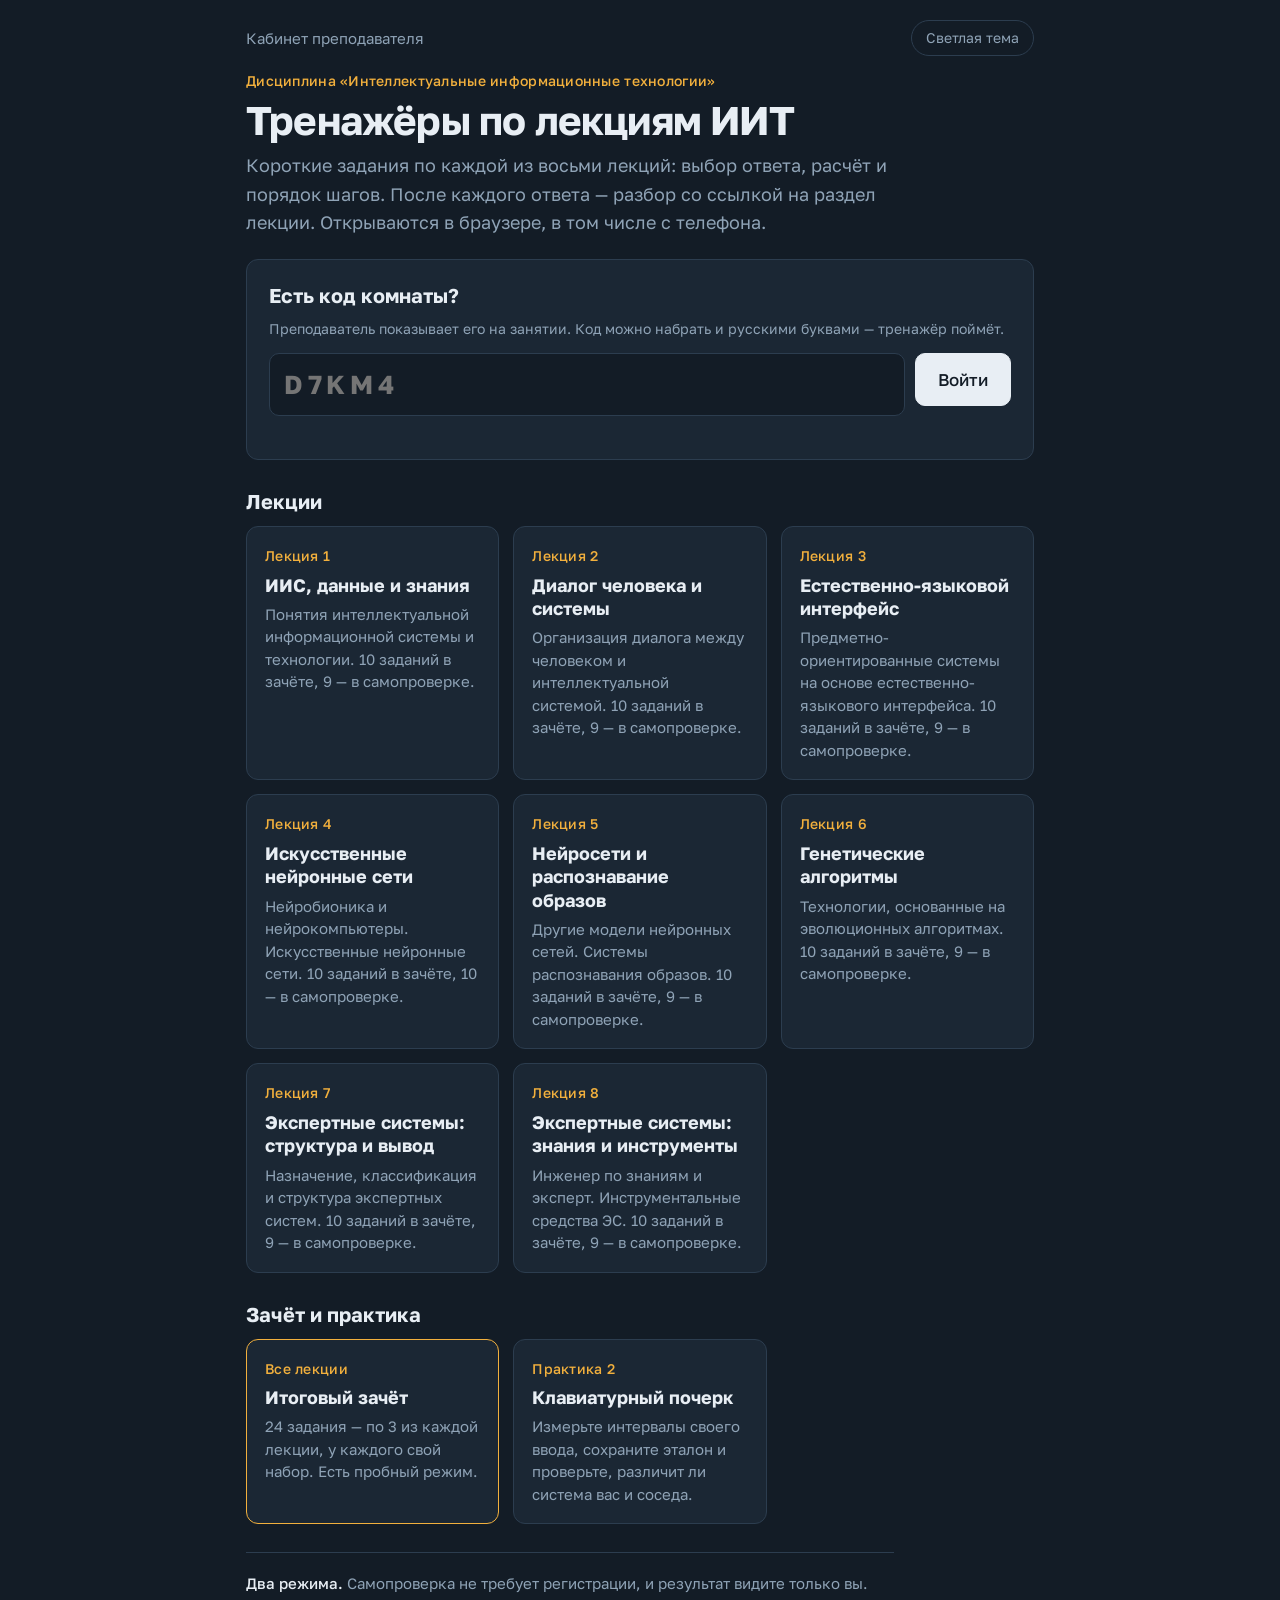
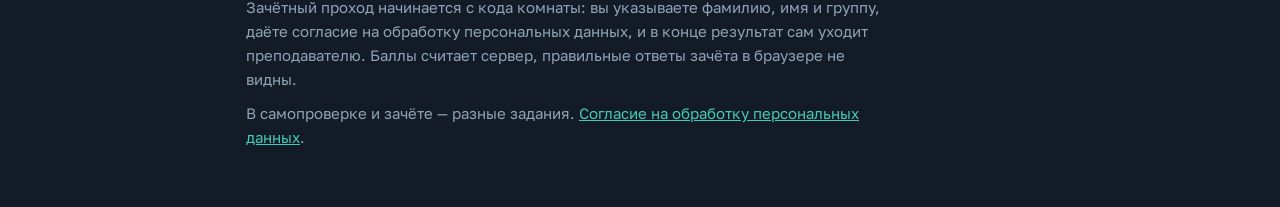
<file: index.html>
<!DOCTYPE html>
<html lang="ru">
<head>
<meta charset="utf-8">
<meta name="viewport" content="width=device-width, initial-scale=1">
<title>Тренажёры ИИТ</title>
<link rel="preconnect" href="https://fonts.googleapis.com">
<link rel="preconnect" href="https://fonts.gstatic.com" crossorigin>
<link href="https://fonts.googleapis.com/css2?family=Golos+Text:wght@400;500;600;700&display=swap" rel="stylesheet">
<link rel="stylesheet" href="iit.css?v=20261115c">
<style>
  .join{display:flex;gap:10px;flex-wrap:wrap;align-items:flex-start}
  .join .field{flex:1 1 220px;margin:0}
  .join .btn{flex:none}
  section{margin-top:28px}
</style>
</head>
<body>
<div class="wrap narrow">
  <div class="topbar"><a href="teacher.html">Кабинет преподавателя</a><button class="theme-btn" type="button">Светлая тема</button></div>
  <header>
    <p class="kicker">Дисциплина «Интеллектуальные информационные технологии»</p>
    <h1>Тренажёры по лекциям ИИТ</h1>
    <p class="sub">Короткие задания по каждой из восьми лекций: выбор ответа, расчёт и порядок шагов. После каждого ответа — разбор со ссылкой на раздел лекции. Открываются в браузере, в том числе с телефона.</p>
  </header>

  <div class="card">
    <h2>Есть код комнаты?</h2>
    <p class="hint" style="margin:0 0 12px">Преподаватель показывает его на занятии. Код можно набрать и русскими буквами — тренажёр поймёт.</p>
    <div class="join">
      <label class="field"><span class="hidden">Код комнаты</span>
        <input class="code" id="code" maxlength="9" autocomplete="off" autocapitalize="characters" spellcheck="false" placeholder="D7KM4" aria-label="Код комнаты"></label>
      <button class="btn" id="go" type="button">Войти</button>
    </div>
    <p class="err" id="err" role="alert"></p>
  </div>

  <section>
    <h2>Лекции</h2>
    <div class="list" id="lectures"></div>
  </section>

  <section>
    <h2>Зачёт и практика</h2>
    <div class="list">
      <a class="item accent" href="trainer.html?t=Z"><p class="kicker">Все лекции</p><b>Итоговый зачёт</b>
        <span>24 задания — по 3 из каждой лекции, у каждого свой набор. Есть пробный режим.</span></a>
      <a class="item" href="klaviaturnyi_pocherk.html"><p class="kicker">Практика 2</p><b>Клавиатурный почерк</b>
        <span>Измерьте интервалы своего ввода, сохраните эталон и проверьте, различит ли система вас и соседа.</span></a>
    </div>
  </section>

  <footer>
    <p><b>Два режима.</b> Самопроверка не требует регистрации, и результат видите только вы. Зачётный проход начинается с кода комнаты: вы указываете фамилию, имя и группу, даёте согласие на обработку персональных данных, и в конце результат сам уходит преподавателю. Баллы считает сервер, правильные ответы зачёта в браузере не видны.</p>
    <p>В самопроверке и зачёте — разные задания. <a href="consent.html">Согласие на обработку персональных данных</a>.</p>
  </footer>
</div>
<script>document.write('<script src="config.js?t=' + Date.now() + '"><\/script>');</script>
<script src="iit.js?v=20261115c"></script>
<script src="iit-data.js?v=20261115c"></script>
<script>
(function () {
  'use strict';
  const K = window.Kurs, esc = K.esc;
  K.initTheme();
  document.getElementById('lectures').innerHTML = K.LECTURES.map(l =>
    '<a class="item" href="' + K.trainerUrl(l.letter) + '"><p class="kicker">Лекция ' + l.n + '</p><b>' + esc(l.title) + '</b>' +
    '<span>' + esc(l.full) + '. ' + K.EXAM_COUNT + ' заданий в зачёте, ' + K.Q[l.n].self.length + ' — в самопроверке.</span></a>').join('');

  const input = document.getElementById('code'), err = document.getElementById('err');
  function go() {
    const r = K.parseRoom(input.value);
    if (!r.ok) { err.textContent = r.msg; input.focus(); return; }
    const u = new URL(K.trainerUrl(r.letter, r.code), location.href);
    if (document.documentElement.dataset.theme === 'light') u.searchParams.set('theme', 'light');
    location.href = u.toString();
  }
  document.getElementById('go').addEventListener('click', go);
  input.addEventListener('keydown', e => { if (e.key === 'Enter') go(); });
  input.addEventListener('input', () => { err.textContent = ''; });
})();
</script>
</body>
</html>
</file>
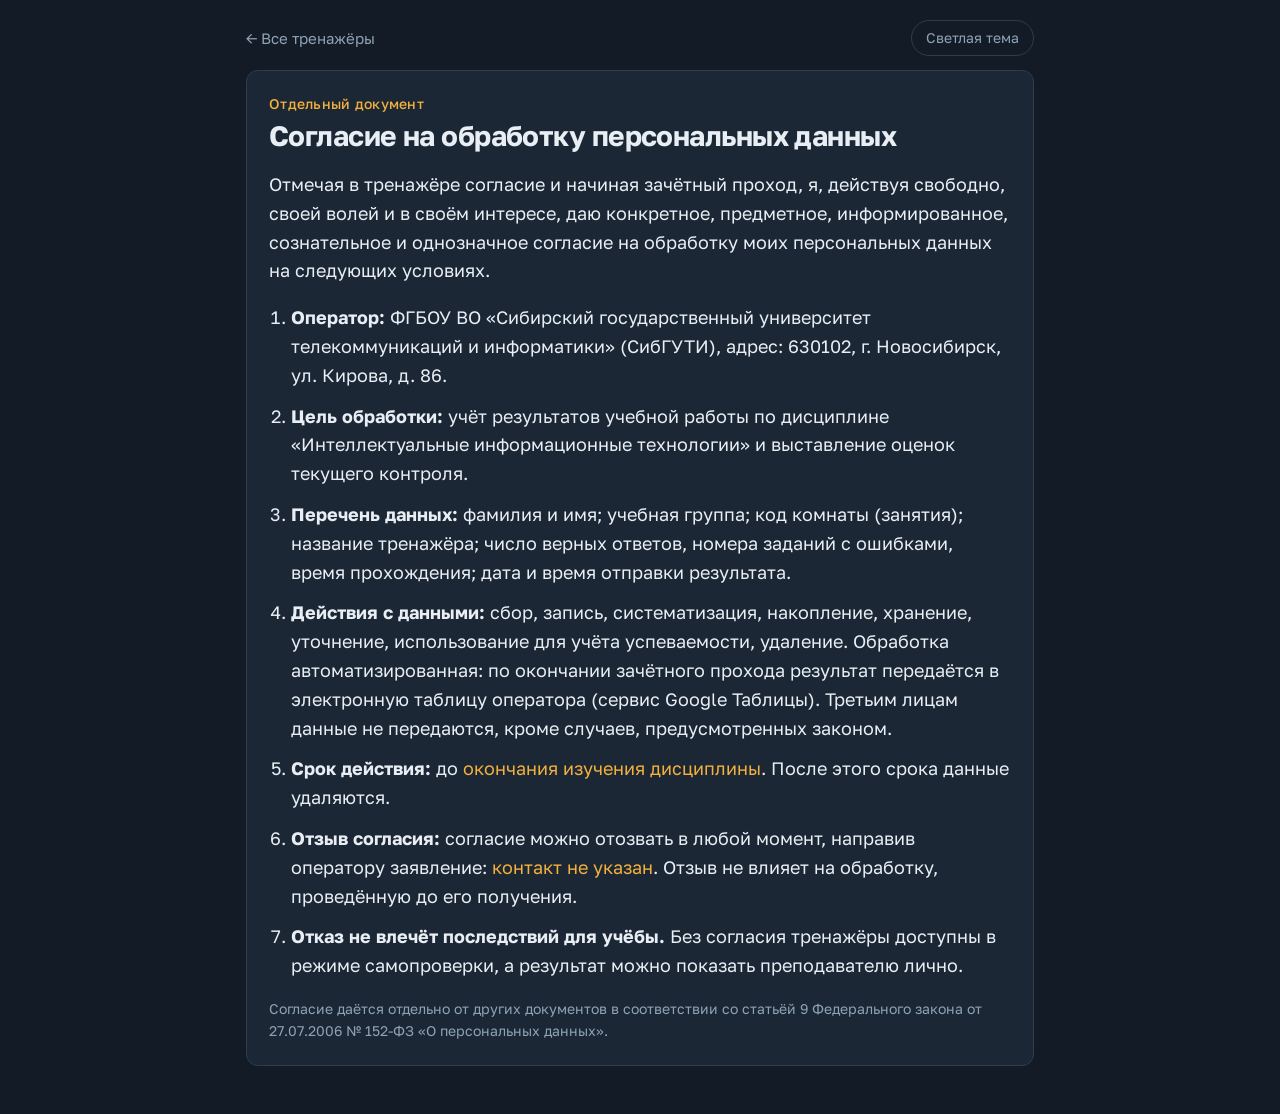
<file: consent.html>
<!DOCTYPE html>
<html lang="ru">
<head>
<meta charset="utf-8">
<meta name="viewport" content="width=device-width, initial-scale=1">
<title>Согласие на обработку данных</title>
<link rel="preconnect" href="https://fonts.googleapis.com">
<link rel="preconnect" href="https://fonts.gstatic.com" crossorigin>
<link href="https://fonts.googleapis.com/css2?family=Golos+Text:wght@400;500;600;700&display=swap" rel="stylesheet">
<link rel="stylesheet" href="iit.css?v=20261115c">
<style>
  .doc{max-width:72ch}
  .doc ol{padding-left:22px}
  .doc li{margin-bottom:12px}
  .warn{border:1px solid var(--no);background:var(--no-bg);border-radius:10px;padding:12px 16px;margin:0 0 18px;font-size:15px}
  .fill{color:var(--amber)}
</style>
</head>
<body>
<div class="wrap narrow">
  <div class="topbar"><a href="index.html">← Все тренажёры</a><button class="theme-btn" type="button">Светлая тема</button></div>
  <div class="card doc">
    <p class="warn hidden" id="warn">Оператор персональных данных не указан. Преподавателю: заполните раздел <code>operator</code> в файле <code>config.js</code>, текст согласуйте с вузом.</p>
    <p class="kicker">Отдельный документ</p>
    <h1 style="font-size:28px">Согласие на обработку персональных данных</h1>
    <p>Отмечая в тренажёре согласие и начиная зачётный проход, я, действуя свободно, своей волей и в своём интересе, даю конкретное, предметное, информированное, сознательное и однозначное согласие на обработку моих персональных данных на следующих условиях.</p>
    <ol>
      <li><b>Оператор:</b> <span class="fill" id="op-name">не указан</span><span id="op-addr-wrap">, адрес: <span class="fill" id="op-addr">не указан</span></span>.</li>
      <li><b>Цель обработки:</b> учёт результатов учебной работы по дисциплине «Интеллектуальные информационные технологии» и выставление оценок текущего контроля.</li>
      <li><b>Перечень данных:</b> фамилия и имя; учебная группа; код комнаты (занятия); название тренажёра; число верных ответов, номера заданий с ошибками, время прохождения; дата и время отправки результата.</li>
      <li><b>Действия с данными:</b> сбор, запись, систематизация, накопление, хранение, уточнение, использование для учёта успеваемости, удаление. Обработка автоматизированная: по окончании зачётного прохода результат передаётся в электронную таблицу оператора (сервис Google Таблицы). Третьим лицам данные не передаются, кроме случаев, предусмотренных законом.</li>
      <li><b>Срок действия:</b> до <span class="fill" id="op-until">окончания изучения дисциплины</span>. После этого срока данные удаляются.</li>
      <li><b>Отзыв согласия:</b> согласие можно отозвать в любой момент, направив оператору заявление: <span class="fill" id="op-contact">контакт не указан</span>. Отзыв не влияет на обработку, проведённую до его получения.</li>
      <li><b>Отказ не влечёт последствий для учёбы.</b> Без согласия тренажёры доступны в режиме самопроверки, а результат можно показать преподавателю лично.</li>
    </ol>
    <p class="hint">Согласие даётся отдельно от других документов в соответствии со статьёй 9 Федерального закона от 27.07.2006 № 152-ФЗ «О персональных данных».</p>
  </div>
</div>
<script>document.write('<script src="config.js?t=' + Date.now() + '"><\/script>');</script>
<script src="iit.js?v=20261115c"></script>
<script>
(function () {
  'use strict';
  const K = window.Kurs;
  K.initTheme();
  const op = (K.config && K.config.operator) || {};
  const set = (id, v) => { if (v) { const el = document.getElementById(id); el.textContent = v; el.classList.remove('fill'); } };
  set('op-name', op.name);
  set('op-addr', op.address);
  set('op-until', op.keepUntil);
  set('op-contact', op.contact);
  if (!op.address) document.getElementById('op-addr-wrap').classList.add('hidden');
  if (!op.name) document.getElementById('warn').classList.remove('hidden');
})();
</script>
</body>
</html>
</file>
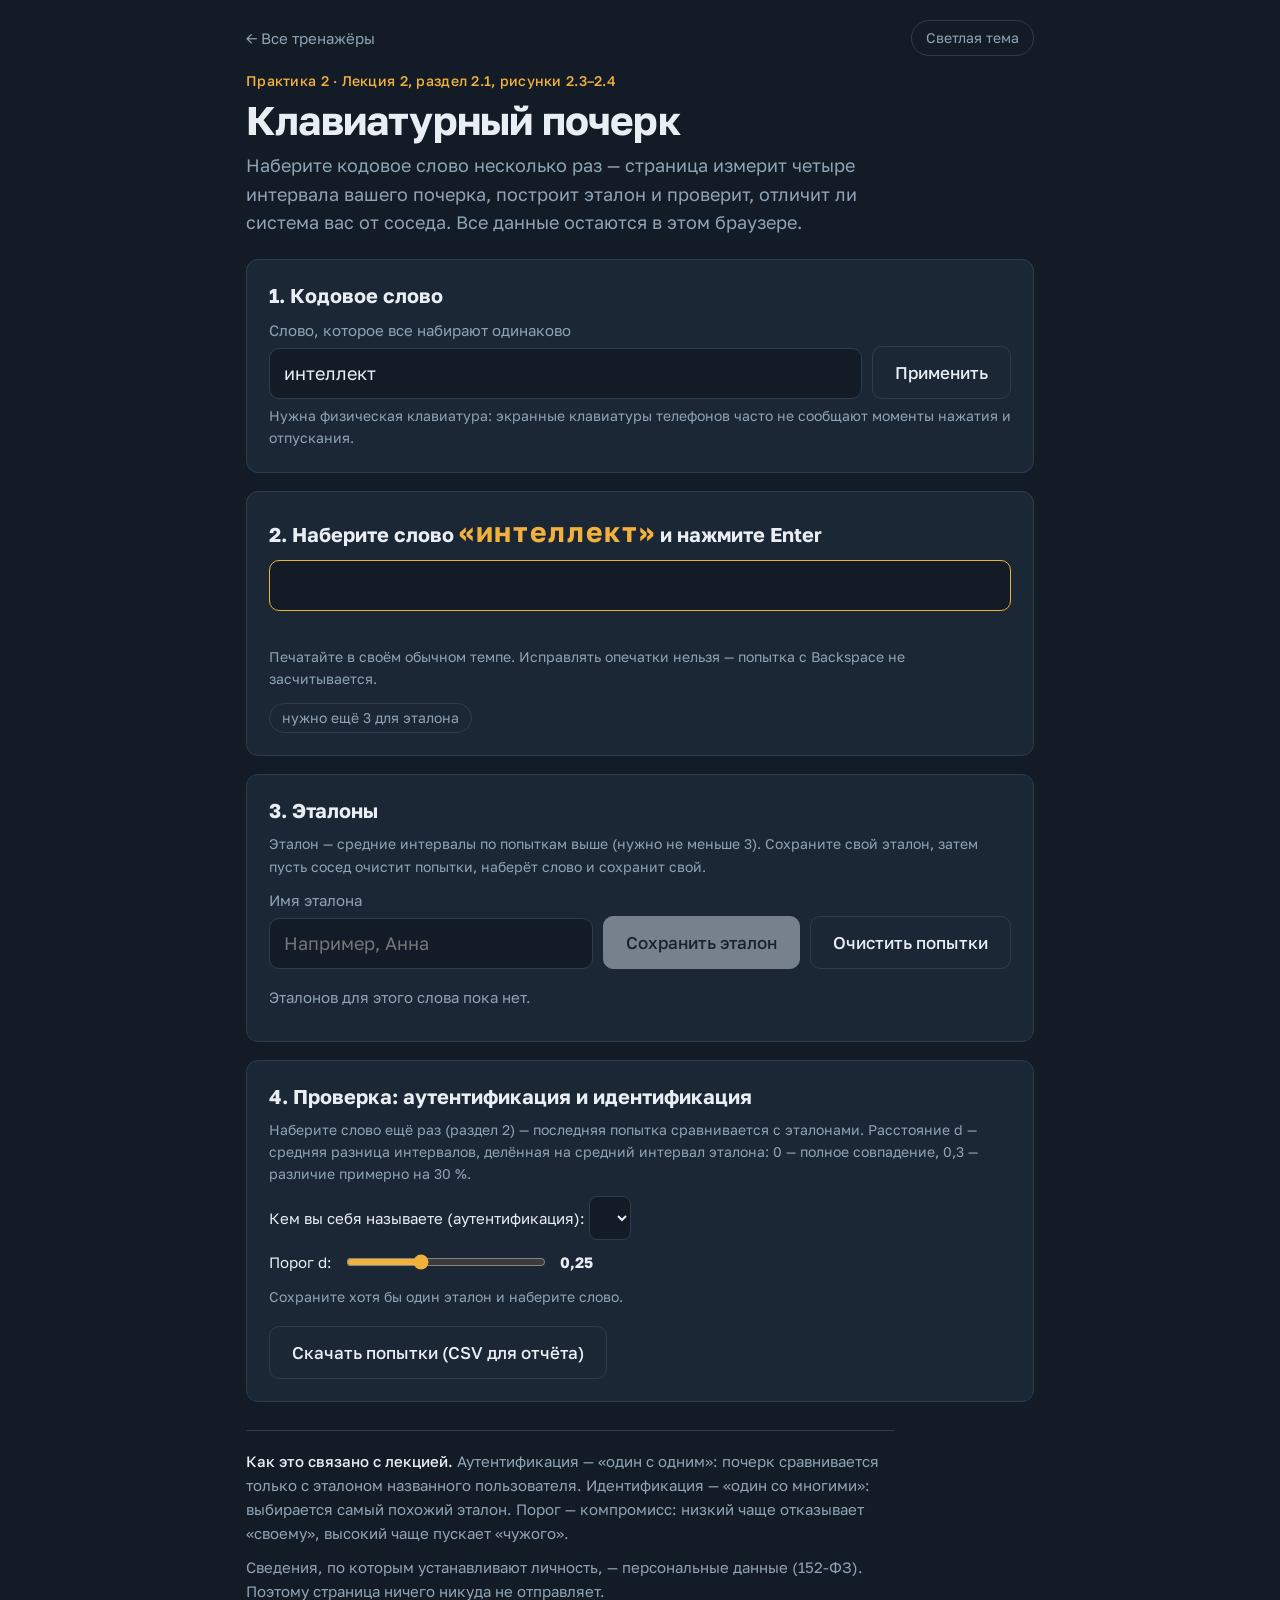
<file: klaviaturnyi_pocherk.html>
<!DOCTYPE html>
<html lang="ru">
<head>
<meta charset="utf-8">
<meta name="viewport" content="width=device-width, initial-scale=1">
<title>Клавиатурный почерк</title>
<link rel="preconnect" href="https://fonts.googleapis.com">
<link rel="preconnect" href="https://fonts.gstatic.com" crossorigin>
<link href="https://fonts.googleapis.com/css2?family=Golos+Text:wght@400;500;600;700&display=swap" rel="stylesheet">
<link rel="stylesheet" href="iit.css?v=20261115c">
<style>
  section.card{margin-bottom:18px}
  .typebox{font-size:26px;letter-spacing:.04em;font-weight:500}
  .phrase{font-size:28px;font-weight:700;letter-spacing:.06em;color:var(--amber)}
  .row{display:flex;gap:10px;flex-wrap:wrap;align-items:flex-end}
  .row .field{flex:1 1 220px;margin:0}
  .att{display:flex;gap:8px;flex-wrap:wrap;margin:12px 0 0}
  .att span{font-size:14px;border:1px solid var(--line);border-radius:999px;padding:3px 12px;color:var(--ink-dim)}
  .att span.on{border-color:var(--ok);color:var(--ok)}
  svg.tl{width:100%;height:auto;display:block;margin:10px 0}
  svg.tl text{fill:var(--ink);font:13px "Golos Text",system-ui,sans-serif}
  svg.tl .dim{fill:var(--ink-dim)}
  svg.tl .ax{stroke:var(--line)}
  svg.tl rect{fill:var(--ok);opacity:.75}
  .rt{width:100%;border-collapse:collapse;font-size:14px}
  .rt th,.rt td{padding:6px;border-bottom:1px solid var(--line);text-align:left}
  .rt th{color:var(--ink-dim);font-weight:500;font-size:13px}
  .rt td.num,.rt th.num{text-align:center;font-variant-numeric:tabular-nums}
  .neg{color:var(--no);font-weight:600}
  .tablewrap{overflow-x:auto}
  .refs{display:flex;gap:8px;flex-wrap:wrap;margin:10px 0}
  .refs span{display:inline-flex;gap:8px;align-items:center;border:1px solid var(--line);border-radius:999px;padding:4px 6px 4px 12px;font-size:15px}
  .refs button{border:0;background:var(--panel-2);color:var(--ink-dim);border-radius:999px;width:26px;height:26px;cursor:pointer}
  .verdict2{padding:14px 16px;border-radius:10px;margin-top:12px;border-left:4px solid var(--line);background:var(--panel-2)}
  .verdict2.ok{border-left-color:var(--ok)}
  .verdict2.no{border-left-color:var(--no)}
  .slider{display:flex;gap:12px;align-items:center;flex-wrap:wrap;font-size:15px}
  .slider input{accent-color:var(--amber);width:200px}
  select{min-height:44px;padding:6px 10px;border-radius:8px;border:1px solid var(--line);background:var(--bg);color:var(--ink);font:inherit}
</style>
</head>
<body>
<div class="wrap narrow">
  <div class="topbar"><a href="index.html">← Все тренажёры</a><button class="theme-btn" type="button">Светлая тема</button></div>
  <header>
    <p class="kicker">Практика 2 · Лекция 2, раздел 2.1, рисунки 2.3–2.4</p>
    <h1>Клавиатурный почерк</h1>
    <p class="sub">Наберите кодовое слово несколько раз — страница измерит четыре интервала вашего почерка, построит эталон и проверит, отличит ли система вас от соседа. Все данные остаются в этом браузере.</p>
  </header>

  <section class="card">
    <h2>1. Кодовое слово</h2>
    <div class="row">
      <label class="field"><span>Слово, которое все набирают одинаково</span><input id="phrase" value="интеллект" autocomplete="off" spellcheck="false"></label>
      <button class="btn ghost" id="set" type="button">Применить</button>
    </div>
    <p class="hint">Нужна физическая клавиатура: экранные клавиатуры телефонов часто не сообщают моменты нажатия и отпускания.</p>
  </section>

  <section class="card">
    <h2>2. Наберите слово <span class="phrase" id="ph"></span> и нажмите Enter</h2>
    <label class="field"><span class="hidden">Поле ввода</span><input class="typebox" id="type" autocomplete="off" spellcheck="false" autocapitalize="off" aria-label="Наберите кодовое слово"></label>
    <p class="err" id="t-err" role="alert"></p>
    <p class="hint" id="t-hint">Печатайте в своём обычном темпе. Исправлять опечатки нельзя — попытка с Backspace не засчитывается.</p>
    <div class="att" id="att"></div>
    <div id="last" class="hidden">
      <h3 style="margin-top:18px">Последняя попытка: нажатие и отпускание клавиш</h3>
      <div id="svg"></div>
      <div class="tablewrap"><table class="rt" id="pairs"></table></div>
      <p class="hint">Удержание — от нажатия до отпускания клавиши. Отрицательный интервал «отпускание → нажатие» (красным) значит, что следующую клавишу нажали раньше, чем отпустили предыдущую.</p>
    </div>
  </section>

  <section class="card">
    <h2>3. Эталоны</h2>
    <p class="hint" style="margin:0 0 10px">Эталон — средние интервалы по попыткам выше (нужно не меньше 3). Сохраните свой эталон, затем пусть сосед очистит попытки, наберёт слово и сохранит свой.</p>
    <div class="row">
      <label class="field"><span>Имя эталона</span><input id="ref-name" placeholder="Например, Анна" autocomplete="off"></label>
      <button class="btn" id="save" type="button" disabled>Сохранить эталон</button>
      <button class="btn ghost" id="clear" type="button">Очистить попытки</button>
    </div>
    <div class="refs" id="refs"></div>
  </section>

  <section class="card">
    <h2>4. Проверка: аутентификация и идентификация</h2>
    <p class="hint" style="margin:0 0 10px">Наберите слово ещё раз (раздел 2) — последняя попытка сравнивается с эталонами. Расстояние d — средняя разница интервалов, делённая на средний интервал эталона: 0 — полное совпадение, 0,3 — различие примерно на 30 %.</p>
    <div class="slider">
      <label>Кем вы себя называете (аутентификация): <select id="claim"></select></label>
    </div>
    <div class="slider" style="margin-top:10px">
      <label for="thr">Порог d:</label><input type="range" id="thr" min="0.05" max="0.6" step="0.01" value="0.25"><b id="thr-v"></b>
    </div>
    <div id="check"><p class="empty hint" style="margin-top:12px">Сохраните хотя бы один эталон и наберите слово.</p></div>
    <div class="btn-row"><button class="btn ghost" id="csv" type="button">Скачать попытки (CSV для отчёта)</button></div>
  </section>

  <footer>
    <p><b>Как это связано с лекцией.</b> Аутентификация — «один с одним»: почерк сравнивается только с эталоном названного пользователя. Идентификация — «один со многими»: выбирается самый похожий эталон. Порог — компромисс: низкий чаще отказывает «своему», высокий чаще пускает «чужого».</p>
    <p>Сведения, по которым устанавливают личность, — персональные данные (152-ФЗ). Поэтому страница ничего никуда не отправляет.</p>
  </footer>
</div>
<script src="iit.js?v=20261115c"></script>
<script>
(function () {
  'use strict';
  const K = window.Kurs, esc = K.esc, $ = K.$;
  K.initTheme();
  let phrase = 'интеллект';
  let attempts = [];          // [{chars:[], down:[], up:[]}]
  let cur = null;             // текущая попытка
  let refs = [];
  try { refs = JSON.parse(K.store.get('iit-kp-refs') || '[]'); } catch (e) { refs = []; }
  const saved = K.store.get('iit-kp-phrase');
  if (saved) { phrase = saved; $('#phrase').value = saved; }

  const typeEl = $('#type');
  function setPhrase() {
    const p = $('#phrase').value.trim().toLowerCase();
    if (p.length < 3) return;
    if (p !== phrase) { phrase = p; attempts = []; K.store.set('iit-kp-phrase', p); }
    $('#ph').textContent = '«' + phrase + '»';
    drawAll();
  }
  $('#set').addEventListener('click', setPhrase);

  function newAttempt() { cur = { keys: [], pending: {}, bad: false, t0: null }; }
  newAttempt();

  typeEl.addEventListener('keydown', e => {
    if (e.isComposing || e.key === 'Unidentified' || e.key === 'Process') {
      $('#t-err').textContent = 'Браузер не сообщает нажатия клавиш (так бывает на экранной клавиатуре). Откройте страницу на компьютере.';
      return;
    }
    if (e.key === 'Enter') { e.preventDefault(); finishAttempt(); return; }
    if (e.key === 'Backspace' || e.key === 'Delete') { cur.bad = true; return; }
    if (e.repeat || e.key.length !== 1) return;
    const t = performance.now();
    const k = { ch: e.key.toLowerCase(), down: t, up: null };
    cur.keys.push(k);
    cur.pending[e.code || e.key] = k;
  });
  typeEl.addEventListener('keyup', e => {
    const k = cur.pending[e.code || e.key];
    if (k && k.up === null) { k.up = performance.now(); delete cur.pending[e.code || e.key]; }
  });

  function finishAttempt() {
    const text = typeEl.value.trim().toLowerCase();
    const ks = cur.keys;
    typeEl.value = '';
    if (cur.bad) { $('#t-err').textContent = 'Попытка с исправлениями не засчитана — наберите слово без Backspace.'; newAttempt(); return; }
    if (text !== phrase || ks.map(k => k.ch).join('') !== phrase) {
      $('#t-err').textContent = 'Набрано не то слово (или его вставили). Наберите «' + phrase + '» заново.'; newAttempt(); return;
    }
    // клавиша, отпущенная после Enter, — берём медианное удержание
    const holds = ks.filter(k => k.up !== null).map(k => k.up - k.down).sort((a, b) => a - b);
    const med = holds.length ? holds[Math.floor(holds.length / 2)] : 90;
    ks.forEach(k => { if (k.up === null) k.up = k.down + med; });
    const t0 = ks[0].down;
    attempts.push({ chars: ks.map(k => k.ch), down: ks.map(k => Math.round(k.down - t0)), up: ks.map(k => Math.round(k.up - t0)) });
    $('#t-err').textContent = '';
    newAttempt();
    drawAll();
  }

  // признаки попытки: удержания, нажатие→нажатие, отпускание→отпускание, отпускание→нажатие
  function features(a) {
    const n = a.down.length, H = [], DD = [], UU = [], UD = [];
    for (let i = 0; i < n; i++) H.push(a.up[i] - a.down[i]);
    for (let i = 0; i < n - 1; i++) {
      DD.push(a.down[i + 1] - a.down[i]);
      UU.push(a.up[i + 1] - a.up[i]);
      UD.push(a.down[i + 1] - a.up[i]);
    }
    return { H, DD, UU, UD };
  }
  const vec = f => f.H.concat(f.DD, f.UD);
  function profile(list) {
    const vs = list.map(a => vec(features(a)));
    return vs[0].map((_, i) => Math.round(vs.reduce((s, v) => s + v[i], 0) / vs.length));
  }
  function dist(v, e) {
    const m = e.reduce((s, x) => s + Math.abs(x), 0) / e.length || 1;
    return v.reduce((s, x, i) => s + Math.abs(x - e[i]), 0) / v.length / m;
  }
  const f2 = x => x.toFixed(2).replace('.', ',');

  function drawAll() {
    $('#ph').textContent = '«' + phrase + '»';
    $('#att').innerHTML = attempts.map((a, i) => '<span class="on">попытка ' + (i + 1) + ': ' + a.up[a.up.length - 1] + ' мс</span>').join('') +
      (attempts.length < 3 ? '<span>нужно ещё ' + (3 - attempts.length) + ' для эталона</span>' : '');
    $('#save').disabled = attempts.length < 3;
    const a = attempts[attempts.length - 1];
    $('#last').classList.toggle('hidden', !a);
    if (a) drawLast(a);
    drawRefs();
    drawCheck();
  }

  function drawLast(a) {
    const n = a.chars.length, end = Math.max(...a.up), W = 760, rowH = 26, top = 10, left = 36, H = top + n * rowH + 30;
    const x = t => left + t / end * (W - left - 14);
    let s = '<svg class="tl" viewBox="0 0 ' + W + ' ' + H + '" role="img" aria-label="Временная диаграмма нажатий">';
    for (let t = 0; t <= end; t += end > 2000 ? 500 : end > 800 ? 200 : 100) {
      s += '<line class="ax" x1="' + x(t) + '" x2="' + x(t) + '" y1="' + top + '" y2="' + (top + n * rowH) + '"/>' +
        '<text class="dim" x="' + x(t) + '" y="' + (top + n * rowH + 18) + '" text-anchor="middle">' + t + '</text>';
    }
    a.chars.forEach((c, i) => {
      const y = top + i * rowH;
      s += '<text x="8" y="' + (y + 17) + '">' + esc(c) + '</text><rect x="' + x(a.down[i]) + '" y="' + (y + 4) + '" width="' + Math.max(2, x(a.up[i]) - x(a.down[i])) + '" height="' + (rowH - 8) + '" rx="4"/>';
    });
    s += '<text class="dim" x="' + (W - 14) + '" y="' + (H - 2) + '" text-anchor="end">мс</text></svg>';
    $('#svg').innerHTML = s;
    const f = features(a);
    $('#pairs').innerHTML = '<thead><tr><th>Пара клавиш</th><th class="num">Удержание первой</th><th class="num">Нажатие → нажатие</th><th class="num">Отпускание → отпускание</th><th class="num">Отпускание → нажатие</th></tr></thead><tbody>' +
      f.DD.map((_, i) => '<tr><td>«' + esc(a.chars[i]) + '» → «' + esc(a.chars[i + 1]) + '»</td><td class="num">' + f.H[i] + '</td><td class="num">' + f.DD[i] +
        '</td><td class="num">' + f.UU[i] + '</td><td class="num' + (f.UD[i] < 0 ? ' neg' : '') + '">' + f.UD[i] + '</td></tr>').join('') +
      '<tr><td>«' + esc(a.chars[a.chars.length - 1]) + '» (последняя)</td><td class="num">' + f.H[f.H.length - 1] + '</td><td></td><td></td><td></td></tr></tbody>';
  }

  function drawRefs() {
    const mine = refs.filter(r => r.phrase === phrase);
    $('#refs').innerHTML = mine.length ? mine.map(r => '<span>' + esc(r.name) + ' <small class="hint" style="margin:0">' + r.n + ' попыток</small><button type="button" data-name="' + esc(r.name) + '" aria-label="Удалить эталон">×</button></span>').join('')
      : '<span class="hint" style="border:0;padding:0">Эталонов для этого слова пока нет.</span>';
    const sel = $('#claim'), prev = sel.value;
    sel.innerHTML = mine.map(r => '<option' + (r.name === prev ? ' selected' : '') + '>' + esc(r.name) + '</option>').join('');
  }
  $('#refs').addEventListener('click', e => {
    const b = e.target.closest('button[data-name]');
    if (!b) return;
    refs = refs.filter(r => !(r.phrase === phrase && r.name === b.dataset.name));
    K.store.set('iit-kp-refs', JSON.stringify(refs));
    drawAll();
  });
  $('#save').addEventListener('click', () => {
    const name = $('#ref-name').value.trim() || 'Пользователь ' + (refs.filter(r => r.phrase === phrase).length + 1);
    refs = refs.filter(r => !(r.phrase === phrase && r.name === name));
    refs.push({ name, phrase, n: attempts.length, v: profile(attempts) });
    K.store.set('iit-kp-refs', JSON.stringify(refs));
    $('#ref-name').value = '';
    attempts = [];
    drawAll();
  });
  $('#clear').addEventListener('click', () => { attempts = []; drawAll(); typeEl.focus(); });

  function drawCheck() {
    const thr = Number($('#thr').value);
    $('#thr-v').textContent = f2(thr);
    const mine = refs.filter(r => r.phrase === phrase);
    const a = attempts[attempts.length - 1];
    if (!mine.length || !a) { $('#check').innerHTML = '<p class="hint" style="margin-top:12px">Сохраните хотя бы один эталон и наберите слово.</p>'; return; }
    const v = vec(features(a));
    const ds = mine.map(r => ({ name: r.name, d: dist(v, r.v) })).sort((p, q) => p.d - q.d);
    const claim = $('#claim').value || mine[0].name;
    const dc = ds.find(x => x.name === claim);
    const auth = dc.d <= thr;
    const near = ds[0];
    $('#check').innerHTML =
      '<div class="verdict2 ' + (auth ? 'ok' : 'no') + '"><b>Аутентификация («один с одним»):</b> вы назвались «' + esc(claim) + '», d = ' + f2(dc.d) + ' ' + (auth ? '≤' : '>') + ' ' + f2(thr) +
      ' → <b>' + (auth ? 'доступ разрешён' : 'отказ') + '</b>.</div>' +
      '<div class="verdict2 ' + (near.d <= thr ? 'ok' : 'no') + '"><b>Идентификация («один со многими»):</b> ' +
      (near.d <= thr ? 'ближе всего эталон «' + esc(near.name) + '» (d = ' + f2(near.d) + ').' : 'ни один эталон не ближе порога — пользователь не опознан.') + '</div>' +
      '<div class="tablewrap"><table class="rt" style="margin-top:12px"><thead><tr><th>Эталон</th><th class="num">d</th><th class="num">Порог ' + f2(thr) + '</th></tr></thead><tbody>' +
      ds.map(x => '<tr><td>' + esc(x.name) + '</td><td class="num">' + f2(x.d) + '</td><td class="num">' + (x.d <= thr ? 'проходит' : 'нет') + '</td></tr>').join('') + '</tbody></table></div>';
  }
  $('#thr').addEventListener('input', drawCheck);
  $('#claim').addEventListener('change', drawCheck);

  $('#csv').addEventListener('click', () => {
    const rows = [['Попытка', 'Клавиша', 'Нажатие, мс', 'Отпускание, мс', 'Удержание, мс', 'Отпускание → нажатие следующей, мс']];
    attempts.forEach((a, i) => a.chars.forEach((c, j) => rows.push([i + 1, c, a.down[j], a.up[j], a.up[j] - a.down[j], j < a.chars.length - 1 ? a.down[j + 1] - a.up[j] : ''])));
    const csv = '﻿' + rows.map(r => r.join(';')).join('\r\n');
    const el = document.createElement('a');
    el.href = URL.createObjectURL(new Blob([csv], { type: 'text/csv;charset=utf-8' }));
    el.download = 'klaviaturnyi-pocherk.csv';
    el.click();
  });

  setPhrase();
  typeEl.focus();
})();
</script>
</body>
</html>
</file>
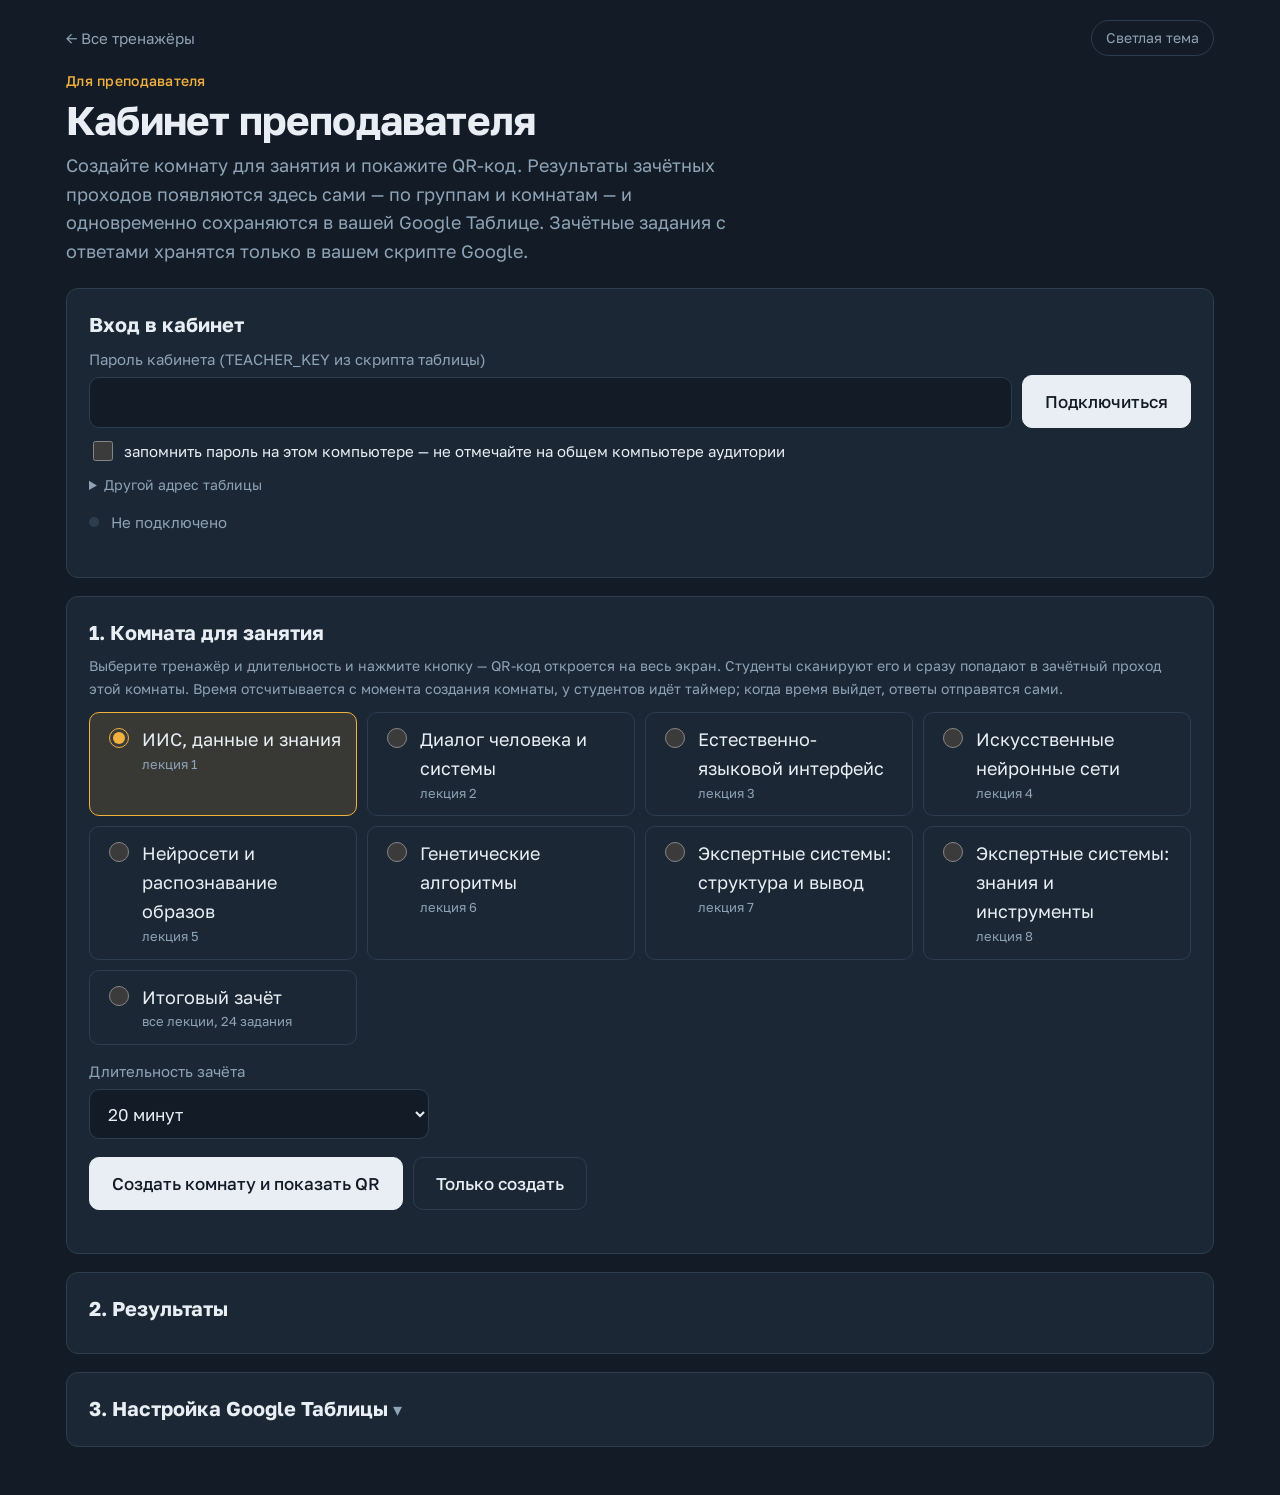
<file: teacher.html>
<!DOCTYPE html>
<html lang="ru">
<head>
<meta charset="utf-8">
<meta name="viewport" content="width=device-width, initial-scale=1">
<title>Кабинет преподавателя · ИИТ</title>
<link rel="preconnect" href="https://fonts.googleapis.com">
<link rel="preconnect" href="https://fonts.gstatic.com" crossorigin>
<link href="https://fonts.googleapis.com/css2?family=Golos+Text:wght@400;500;600;700&display=swap" rel="stylesheet">
<link rel="stylesheet" href="iit.css?v=20261115c">
<style>
  section.card{margin-bottom:18px}
  .pick{display:grid;grid-template-columns:repeat(auto-fill,minmax(230px,1fr));gap:10px;margin:12px 0 0}
  .pick label{display:flex;gap:10px;align-items:flex-start;padding:12px 14px;border:1px solid var(--line);border-radius:10px;cursor:pointer;min-height:58px}
  .pick label:has(input:checked){border-color:var(--amber);background:var(--amber-bg)}
  .pick input{width:20px;height:20px;margin-top:3px;accent-color:var(--amber);flex:none}
  .pick small{display:block;color:var(--ink-dim);font-size:13px}
  .roombox{display:grid;grid-template-columns:minmax(0,1fr) auto;gap:20px;align-items:start;margin-top:18px;padding-top:18px;border-top:1px solid var(--line)}
  @media (max-width:700px){.roombox{grid-template-columns:1fr}}
  .bigcode{font-size:56px;font-weight:700;letter-spacing:.12em;line-height:1.1;margin:0 0 6px}
  .field input[readonly]{font-size:15px}
  canvas.qr{display:block;border-radius:8px;max-width:100%}
  .screen{position:fixed;inset:0;z-index:100;background:var(--bg);display:flex;align-items:center;justify-content:center;padding:24px}
  .screen .close{position:absolute;top:16px;right:16px}
  .screen-in{display:flex;gap:48px;align-items:center;justify-content:center;flex-wrap:wrap;text-align:left}
  .hugecode{font-size:clamp(72px,14vw,190px);font-weight:700;letter-spacing:.1em;line-height:1}
  .s-how{font-size:clamp(18px,2.2vw,28px);color:var(--ink-dim);margin:16px 0 0;line-height:1.4}
  .s-how b{color:var(--ink);word-break:break-all}
  .myrooms{display:flex;gap:8px;flex-wrap:wrap;margin-top:12px}
  .myrooms button{border:1px solid var(--line);background:var(--panel-2);color:var(--ink);font:inherit;font-size:14px;border-radius:999px;padding:5px 12px;cursor:pointer}
  .myrooms button:hover{border-color:var(--ink-dim)}
  .myrooms small{color:var(--ink-dim)}
  .myrooms button.closed{opacity:.6}
  .sel{width:100%;min-height:50px;padding:10px 14px;border-radius:10px;border:1px solid var(--line);background:var(--bg);color:var(--ink);font:inherit;font-size:17px}
  .countdown{font-size:22px;font-weight:600;margin:0 0 12px;font-variant-numeric:tabular-nums}
  .countdown.warn,.s-left.warn{color:var(--no)}
  .countdown.over,.s-left.over{color:var(--ink-dim)}
  .s-left{font-size:clamp(28px,4.5vw,64px);font-weight:700;margin:10px 0 0;font-variant-numeric:tabular-nums}

  .conn{display:flex;gap:10px;flex-wrap:wrap;align-items:flex-end}
  .conn .field{flex:1 1 240px;margin:0}
  .status{display:flex;gap:12px;flex-wrap:wrap;align-items:center;font-size:15px;color:var(--ink-dim);margin:14px 0 0}
  .dot{width:10px;height:10px;border-radius:50%;background:var(--line);display:inline-block}
  .dot.live{background:var(--ok);box-shadow:0 0 0 0 var(--ok-bg);animation:pulse 2s infinite}
  .dot.err{background:var(--no)}
  @keyframes pulse{0%{box-shadow:0 0 0 0 var(--ok-bg)}70%{box-shadow:0 0 0 10px transparent}100%{box-shadow:0 0 0 0 transparent}}
  .toggle{display:flex;align-items:center;gap:8px;cursor:pointer;color:var(--ink)}
  .toggle input{width:20px;height:20px;accent-color:var(--ok)}
  textarea{width:100%;min-height:110px;padding:12px;border-radius:10px;border:1px solid var(--line);background:var(--bg);
    color:var(--ink);font:13px/1.5 ui-monospace,Consolas,monospace}
  .filters{display:flex;gap:14px;flex-wrap:wrap;margin:18px 0 6px;font-size:15px;align-items:center}
  .filters select{margin-left:6px;min-height:40px;padding:6px 10px;border-radius:8px;border:1px solid var(--line);background:var(--bg);color:var(--ink);font:inherit}
  .stats{display:grid;grid-template-columns:repeat(auto-fill,minmax(150px,1fr));gap:10px;margin:12px 0}
  .stats div{background:var(--panel-2);border-radius:10px;padding:10px 14px}
  .stats span{display:block;font-size:13px;color:var(--ink-dim)}
  .stats b{font-size:24px;font-variant-numeric:tabular-nums}
  .tabs{display:flex;gap:6px;flex-wrap:wrap;border-bottom:1px solid var(--line);margin:16px 0 0}
  .tabs button{border:0;background:none;color:var(--ink-dim);font:inherit;font-size:16px;padding:10px 14px;cursor:pointer;border-bottom:3px solid transparent;margin-bottom:-1px}
  .tabs button[aria-selected="true"]{color:var(--ink);border-bottom-color:var(--amber);font-weight:600}
  .tablewrap{overflow-x:auto;margin-top:8px}
  .rt{width:100%;border-collapse:collapse;font-size:14px}
  .rt th,.rt td{padding:7px 6px;border-bottom:1px solid var(--line);text-align:left;vertical-align:top}
  .rt th{color:var(--ink-dim);font-weight:500;font-size:13px;white-space:nowrap}
  .rt td.num,.rt th.num{text-align:center;font-variant-numeric:tabular-nums;white-space:nowrap}
  .rt td.c90{background:var(--ok-bg);color:var(--ok);font-weight:600}
  .rt td.c61{background:var(--amber-bg);color:var(--amber);font-weight:600}
  .rt td.c0{background:var(--no-bg);color:var(--no);font-weight:600}
  .rt tr.fresh td{animation:fresh 4s ease-out}
  @keyframes fresh{from{background:var(--amber-bg)}to{background:transparent}}
  .grp{margin:18px 0 6px;display:flex;gap:14px;align-items:baseline;flex-wrap:wrap}
  .grp b{font-size:18px}
  .grp span{color:var(--ink-dim);font-size:14px}
  details.room{border:1px solid var(--line);border-radius:10px;margin:10px 0;padding:0 14px}
  details.room > summary{cursor:pointer;padding:12px 0;display:flex;gap:14px;flex-wrap:wrap;align-items:baseline;list-style:none}
  details.room > summary::-webkit-details-marker{display:none}
  details.room > summary b{font-size:18px;letter-spacing:.06em}
  details.room > summary span{color:var(--ink-dim);font-size:14px}
  .okc{color:var(--ok);font-weight:600}
  .badc{color:var(--no);font-weight:600}
  .bar{height:8px;border-radius:4px;background:var(--line);overflow:hidden;min-width:80px}
  .bar i{display:block;height:100%;background:var(--no)}
  .empty{color:var(--ink-dim);padding:18px 0}
  details.card > summary{cursor:pointer;list-style:none}
  details.card > summary::-webkit-details-marker{display:none}
  details.card > summary h2{display:inline}
  details.card > summary::after{content:' ▾';color:var(--ink-dim)}
  .steps li{margin-bottom:10px}
  code{font-size:.92em}
</style>
</head>
<body>
<div class="wrap">
  <div class="topbar"><a href="index.html">← Все тренажёры</a><button class="theme-btn" type="button">Светлая тема</button></div>
  <header>
    <p class="kicker">Для преподавателя</p>
    <h1>Кабинет преподавателя</h1>
    <p class="sub">Создайте комнату для занятия и покажите QR-код. Результаты зачётных проходов появляются здесь сами — по группам и комнатам — и одновременно сохраняются в вашей Google Таблице. Зачётные задания с ответами хранятся только в вашем скрипте Google.</p>
  </header>

  <section class="card">
    <h2>Вход в кабинет</h2>
    <div id="conn">
      <div class="conn">
        <label class="field"><span>Пароль кабинета (TEACHER_KEY из скрипта таблицы)</span><input id="c-key" type="password" autocomplete="current-password"></label>
        <button class="btn" id="c-go" type="button">Подключиться</button>
      </div>
      <label class="toggle" style="margin-top:10px;font-size:15px"><input type="checkbox" id="c-remember"> запомнить пароль на этом компьютере — не отмечайте на общем компьютере аудитории</label>
      <details style="margin-top:10px"><summary class="hint" style="cursor:pointer">Другой адрес таблицы</summary>
        <label class="field" style="margin-top:8px"><span>URL веб-приложения Apps Script (…/exec). По умолчанию — из config.js</span><input id="c-url" placeholder="https://script.google.com/macros/s/…/exec"></label>
      </details>
    </div>
    <div class="status" id="status"><span class="dot" id="dot"></span><span id="s-text">Не подключено</span>
      <label class="toggle hidden" id="auto-wrap"><input type="checkbox" id="auto" checked> обновлять каждые 15 с</label>
      <button class="btn ghost hidden" id="refresh" type="button" style="min-height:36px;padding:4px 14px;font-size:15px">Обновить сейчас</button>
      <button class="btn ghost hidden" id="logout" type="button" style="min-height:36px;padding:4px 14px;font-size:15px">Выйти</button>
    </div>
    <p class="err" id="c-err" role="alert"></p>
  </section>

  <section class="card">
    <h2>1. Комната для занятия</h2>
    <p class="hint" style="margin:0">Выберите тренажёр и длительность и нажмите кнопку — QR-код откроется на весь экран. Студенты сканируют его и сразу попадают в зачётный проход этой комнаты. Время отсчитывается с момента создания комнаты, у студентов идёт таймер; когда время выйдет, ответы отправятся сами.</p>
    <div class="pick" id="pick"></div>
    <label class="field" style="max-width:340px;margin:14px 0 0"><span>Длительность зачёта</span>
      <select id="dur" class="sel">
        <option value="10">10 минут</option><option value="15">15 минут</option><option value="20" selected>20 минут</option>
        <option value="25">25 минут</option><option value="30">30 минут</option><option value="40">40 минут</option>
        <option value="45">45 минут</option><option value="60">60 минут</option><option value="90">90 минут</option>
      </select></label>
    <div class="btn-row">
      <button class="btn" id="mk-show" type="button">Создать комнату и показать QR</button>
      <button class="btn ghost" id="mk" type="button">Только создать</button>
    </div>
    <p class="err" id="r-warn"></p>
    <div id="room" class="roombox hidden">
      <div>
        <p class="kicker" id="r-title"></p>
        <div class="bigcode" id="r-code"></div>
        <p class="countdown" id="r-left"></p>
        <label class="field"><span>Ссылка для студентов</span><input id="r-link" readonly></label>
        <div class="btn-row" style="margin-top:0">
          <button class="btn" id="r-full" type="button">Показать на весь экран</button>
          <button class="btn ghost" id="r-ext" type="button">+5 минут</button>
          <button class="btn ghost" id="r-copy" type="button">Скопировать ссылку</button>
          <button class="btn ghost" id="r-watch" type="button">Смотреть результаты комнаты</button>
        </div>
      </div>
      <canvas class="qr" id="r-qr" aria-label="QR-код ссылки на комнату"></canvas>
    </div>
    <div id="myrooms-wrap" class="hidden"><p class="hint" style="margin-top:16px">Ваши недавние комнаты (нажмите, чтобы снова показать QR):</p><div class="myrooms" id="myrooms"></div></div>
  </section>

  <section class="card">
    <h2>2. Результаты</h2>


    <div id="res" class="hidden">
      <div class="filters">
        <label>Группа <select id="f-gr"></select></label>
        <label>Комната <select id="f-room"></select></label>
        <label>Тренажёр <select id="f-tr"></select></label>
      </div>
      <div class="stats" id="stats"></div>
      <div class="tabs" role="tablist">
        <button role="tab" data-tab="journal" aria-selected="true">Журнал по группам</button>
        <button role="tab" data-tab="rooms">По комнатам</button>
        <button role="tab" data-tab="all">Все попытки</button>
        <button role="tab" data-tab="hard">Трудные задания</button>
      </div>
      <div id="view"></div>
      <div class="btn-row">
        <button class="btn ghost" id="csv-j" type="button">Скачать журнал (CSV для Excel)</button>
        <button class="btn ghost" id="csv-a" type="button">Скачать все попытки (CSV)</button>
      </div>
      <p class="hint">В журнале — лучший процент студента по каждому тренажёру: повторные попытки не тянут оценку вниз. Зелёный — от 90 %, жёлтый — от 61 %, красный — ниже 61 %. Баллы считает сервер по ответам студента, поэтому подделать результат в браузере нельзя. «Проверка»: ✓ — строка записана сервером.</p>
    </div>
  </section>

  <details class="card" id="setup">
    <summary><h2>3. Настройка Google Таблицы</h2></summary>
    <p id="cfg-status" style="margin-top:12px"></p>
    <ol class="steps">
      <li>Создайте Google Таблицу, например «Результаты тренажёров ИИТ».</li>
      <li>В таблице: <b>Расширения → Apps Script</b>. В файл <code>Code.gs</code> вставьте код сервера: <button class="btn ghost" id="copy-gs" type="button" style="min-height:36px;padding:4px 14px;font-size:15px">Скопировать код сервера</button></li>
      <li>Нажмите <b>«+» → «Скрипт»</b>, назовите файл <code>Bank</code> и вставьте содержимое приватного файла <code>private/Bank.gs</code> из папки проекта на вашем компьютере. В нём зачётные задания с ответами — на сайте его нет.</li>
      <li>В начале <code>Code.gs</code> замените <code>ЗАМЕНИТЕ-НА-СВОЙ-ПАРОЛЬ</code> на свой пароль. Там же можно изменить <code>MAX_ATTEMPTS</code> (попыток на студента в комнате) и <code>LECTURE_ITEMS</code> (заданий в зачёте по лекции).</li>
      <li>Нажмите «Сохранить», затем <b>Развернуть → Новое развёртывание</b>, тип — «Веб-приложение»; «Запуск от имени» — <b>Я</b>, «У кого есть доступ» — <b>Все</b>. При обновлении кода — <b>Управление развёртываниями → ✎ → Новая версия</b>.</li>
      <li>Адрес веб-приложения (заканчивается на <code>/exec</code>) должен стоять в <code>config.js</code> сайта, в строке <code>resultsUrl</code>.</li>
      <li>Проверка: кнопка ниже, затем любой тренажёр в зачётном режиме — результат появится в таблице и в разделе 2.</li>
    </ol>
    <div class="btn-row"><button class="btn ghost" id="ping" type="button">Проверить связь с таблицей</button></div>
    <p class="hint" id="ping-msg"></p>
    <p class="hint">В таблице появятся листы: «Все результаты», отдельный лист на каждую группу, «Сводка по группам» (журнал) и «Комнаты». Сводка и комнаты пересчитываются раз в минуту или через меню «Тренажёры ИИТ».</p>
  </details>
</div>

<div id="screen" class="screen hidden" role="dialog" aria-label="Код комнаты для студентов">
  <button class="btn ghost close" id="s-close" type="button">Закрыть</button>
  <div class="screen-in">
    <div>
      <p class="kicker" id="s-title" style="font-size:20px"></p>
      <div class="hugecode" id="s-code"></div>
      <p class="s-left" id="s-left"></p>
      <p class="s-how">Наведите камеру телефона на QR-код<br>или откройте <b id="s-site"></b> и введите код</p>
    </div>
    <canvas class="qr" id="s-qr"></canvas>
  </div>
</div>

<script>document.write('<script src="config.js?t=' + Date.now() + '"><\/script>');</script>
<script src="iit.js?v=20261115c"></script>
<script src="iit-data.js?v=20261115c"></script>
<script src="qr.js?v=20261115c"></script>
<script>
(function () {
  'use strict';
  const K = window.Kurs, esc = K.esc, $ = K.$;
  K.initTheme();
  const CFG = K.config;

  // =============== 1. комната ===============
  $('#pick').innerHTML = K.ORDER.map((l, i) => {
    const t = K.TRAINERS[l];
    return '<label><input type="radio" name="tr" value="' + l + '"' + (i === 0 ? ' checked' : '') + '><span>' +
      esc(l === 'Z' ? 'Итоговый зачёт' : t.lecture.title) + '<small>' + esc(l === 'Z' ? 'все лекции, 24 задания' : 'лекция ' + t.n) + '</small></span></label>';
  }).join('');
  let current = null, connected = '', serverRooms = [];
  const siteRoot = () => new URL('index.html', location.href).toString().replace(/index\.html$/, '');
  const mmss = sec => { sec = Math.max(0, Math.round(sec)); return Math.floor(sec / 60) + ':' + String(sec % 60).padStart(2, '0'); };
  const hhmm = t => new Date(t).toLocaleTimeString('ru-RU', { hour: '2-digit', minute: '2-digit' });
  document.querySelectorAll('input[name="tr"]').forEach(r => r.addEventListener('change', () => { $('#dur').value = r.value === 'Z' ? '45' : '20'; }));

  function showRoom(room) {
    const u = new URL(K.trainerUrl(room.code[0], room.code), location.href);
    current = Object.assign({}, room, { title: K.TRAINERS[room.code[0]].title, link: u.toString() });
    $('#r-title').textContent = current.title;
    $('#r-code').textContent = current.code;
    $('#r-link').value = current.link;
    K.drawQR($('#r-qr'), current.link, 240);
    $('#room').classList.remove('hidden');
    $('#r-warn').textContent = location.protocol === 'file:'
      ? 'Кабинет открыт как файл с компьютера: телефоны студентов не откроют такую ссылку. Откройте кабинет по адресу сайта (GitHub Pages).'
      : '';
    tickRoom();
  }
  // время комнаты по часам сервера
  const localDeadline = r => Date.now() + (r.deadline - r.now);
  async function makeRoom() {
    if (!connected) {
      $('#r-warn').textContent = 'Сначала войдите в кабинет (пароль вверху страницы): комната регистрируется на сервере, иначе студенты не смогут в неё войти.';
      $('#c-key').focus();
      return false;
    }
    const l = document.querySelector('input[name="tr"]:checked').value;
    const code = K.makeRoom(l), minutes = Number($('#dur').value);
    $('#mk').disabled = $('#mk-show').disabled = true;
    $('#r-warn').textContent = '';
    try {
      const res = await K.api('room', { key: connected, room: code, minutes });
      showRoom({ code, minutes: res.minutes, deadline: localDeadline(res) });
      loadRooms();
      return true;
    } catch (e) {
      $('#r-warn').textContent = 'Не удалось создать комнату: ' + (e.code === 'key' ? 'неверный пароль' : e.code === 'action' ? 'в Apps Script старая версия кода — обновите его (раздел 3)' : K.apiMessage(e));
      return false;
    } finally { $('#mk').disabled = $('#mk-show').disabled = false; }
  }
  async function loadRooms() {
    if (!connected) return;
    try {
      const j = await K.api('rooms', { key: connected }, 2);
      serverRooms = j.rooms.map(r => ({ code: r.room, minutes: r.minutes, created: r.created, deadline: Date.now() + (r.deadline - j.now) }));
      drawMyRooms();
    } catch (e) { /* список комнат — не главное */ }
  }
  function drawMyRooms() {
    const list = serverRooms.slice(0, 12);
    $('#myrooms-wrap').classList.toggle('hidden', !list.length);
    $('#myrooms').innerHTML = list.map(r => {
      const left = (r.deadline - Date.now()) / 1000;
      return '<button type="button" data-code="' + esc(r.code) + '"' + (left <= 0 ? ' class="closed"' : '') + '><b>' + esc(r.code) + '</b> ' +
        esc(K.TRAINERS[r.code[0]] ? K.TRAINERS[r.code[0]].short : '') + ' <small>' +
        (left > 0 ? 'ещё ' + mmss(left) : esc(new Date(r.created).toLocaleString('ru-RU', { day: '2-digit', month: '2-digit', hour: '2-digit', minute: '2-digit' })) + ', закрыта') + '</small></button>';
    }).join('');
  }
  $('#myrooms').addEventListener('click', e => {
    const b = e.target.closest('button');
    const r = b && serverRooms.find(x => x.code === b.dataset.code);
    if (r) showRoom(r);
  });
  function tickRoom() {
    if (!current || !current.deadline) return;
    const left = (current.deadline - Date.now()) / 1000;
    const txt = left > 0 ? 'Осталось ' + mmss(left) + ' · до ' + hhmm(current.deadline) : 'Время комнаты вышло — новые проходы не начинаются';
    [['#r-left', 'countdown'], ['#s-left', 's-left']].forEach(([sel, cls]) => {
      const el = $(sel);
      el.textContent = txt;
      el.className = cls + (left <= 0 ? ' over' : left <= 120 ? ' warn' : '');
    });
  }
  setInterval(() => { tickRoom(); if (serverRooms.length) drawMyRooms(); }, 1000);
  $('#r-ext').addEventListener('click', async e => {
    if (!current || !connected) return;
    e.target.disabled = true;
    try {
      const res = await K.api('room', { key: connected, room: current.code, minutes: current.minutes + 5 });
      current.minutes = res.minutes;
      current.deadline = localDeadline(res);
      tickRoom();
      loadRooms();
    } catch (err) { $('#r-warn').textContent = 'Не удалось продлить: ' + K.apiMessage(err); }
    e.target.disabled = false;
  });
  $('#mk').addEventListener('click', makeRoom);
  $('#r-copy').addEventListener('click', e => K.copy(current.link, e.target));
  $('#r-watch').addEventListener('click', () => {
    filterRoom = current.code;
    if (rows().length) { render(); }
    $('#res').scrollIntoView({ behavior: 'smooth', block: 'start' });
  });

  function showScreen() {
    $('#s-title').textContent = current.title;
    $('#s-code').textContent = current.code;
    $('#s-site').textContent = siteRoot().replace(/^https?:\/\//, '');
    tickRoom();
    $('#screen').classList.remove('hidden');
    const side = Math.min(window.innerHeight * 0.62, window.innerWidth * 0.42, 520);
    K.drawQR($('#s-qr'), current.link, side);
    const el = $('#screen');
    if (el.requestFullscreen) el.requestFullscreen().catch(() => {});
    $('#s-close').focus();
  }
  function hideScreen() {
    $('#screen').classList.add('hidden');
    if (document.fullscreenElement) document.exitFullscreen().catch(() => {});
  }
  $('#r-full').addEventListener('click', showScreen);
  $('#mk-show').addEventListener('click', async () => { if (await makeRoom()) showScreen(); });
  $('#s-close').addEventListener('click', hideScreen);
  document.addEventListener('keydown', e => { if (e.key === 'Escape') hideScreen(); });
  document.addEventListener('fullscreenchange', () => { if (!document.fullscreenElement) $('#screen').classList.add('hidden'); });

  // =============== 2. результаты ===============
  let serverRows = [], seen = null, timer = null, filterRoom = '', tab = 'journal', bank = null, maxAttempts = null;
  const url = () => String(K.store.get('iit-url') || CFG.resultsUrl || '').trim();
  $('#c-url').value = K.store.get('iit-url') || '';
  const SS = { get(k) { try { return sessionStorage.getItem(k); } catch (e) { return null; } }, set(k, v) { try { sessionStorage.setItem(k, v); } catch (e) { /* нет хранилища */ } } };
  $('#c-key').value = K.store.get('iit-key') || SS.get('iit-key') || '';
  $('#c-remember').checked = !!K.store.get('iit-key');

  function norm(r) {
    const o = Object.assign({}, r);
    ['score', 'total', 'pct', 'seconds'].forEach(k => { o[k] = Number(o[k]) || 0; });
    ['group', 'fio', 'room', 'trainer', 'title', 'mistakes', 'uid', 'check'].forEach(k => { o[k] = String(o[k] == null ? '' : o[k]); });
    if (!o.pct && o.total) o.pct = Math.round(o.score / o.total * 100);
    o.time = o.received ? new Date(o.received) : null;
    o.valid = o.check === 'сервер';
    if (!o.title) o.title = (K.TRAINERS[o.trainer] || {}).title || o.trainer;
    return o;
  }
  const rows = () => serverRows;

  function setStatus(kind, text) {
    $('#dot').className = 'dot' + (kind ? ' ' + kind : '');
    $('#s-text').textContent = text;
  }
  async function load(first) {
    const u = url(), key = $('#c-key').value.trim();
    if (!u) { $('#c-err').textContent = 'Адрес таблицы не задан: заполните resultsUrl в config.js (раздел 3) или укажите «Другой адрес таблицы».'; return; }
    if (!key) { $('#c-err').textContent = 'Введите пароль кабинета.'; return; }
    $('#c-err').textContent = '';
    if (first) setStatus('', 'Подключаемся…');
    try {
      let j;
      try { j = await K.api('list', { key }, 2); } catch (e) {
        throw new Error(e.code === 'key' ? 'Неверный пароль кабинета.' : e.code === 'default-key'
          ? 'В скрипте таблицы не заменён TEACHER_KEY. Замените его и создайте новую версию развёртывания.'
          : e.code === 'network' ? '' : 'Таблица ответила ошибкой: ' + e.code);
      }
      if ($('#c-remember').checked) K.store.set('iit-key', key); else { K.store.set('iit-key', ''); SS.set('iit-key', key); }
      maxAttempts = j.maxAttempts;
      if (!connected) { connected = key; loadRooms(); $('#r-warn').textContent = ''; }
      connected = key;
      if (!bank) K.api('bank', { key }, 2).then(b => { bank = {}; b.items.forEach(it => { bank[it.id] = it; }); if (tab === 'hard') render(); }).catch(() => {});
      const fresh = [];
      serverRows = j.rows.map(norm);
      if (seen) serverRows.forEach(r => { if (!seen.has(r.uid)) { r.fresh = true; fresh.push(r); } });
      seen = new Set(serverRows.map(r => r.uid));
      setStatus('live', 'Подключено · обновлено ' + new Date().toLocaleTimeString('ru-RU') + (fresh.length ? ' · новых: ' + fresh.length : ''));
      ['#auto-wrap', '#refresh', '#logout'].forEach(s => $(s).classList.remove('hidden'));
      $('#conn').classList.add('hidden');
      render();
      schedule();
    } catch (e) {
      setStatus('err', 'Нет связи с таблицей');
      $('#c-err').textContent = e.message || 'Не удалось получить данные. Проверьте интернет, адрес /exec и что веб-приложение развёрнуто с доступом «Все».';
      if (!first) schedule();
    }
  }
  function schedule() {
    clearTimeout(timer);
    if ($('#auto').checked) timer = setTimeout(() => { if (document.visibilityState === 'visible') load(false); else schedule(); }, 15000);
  }
  $('#c-go').addEventListener('click', () => {
    const u = $('#c-url').value.trim();
    if (u) K.store.set('iit-url', u); else K.store.set('iit-url', '');
    load(true);
  });
  $('#c-key').addEventListener('keydown', e => { if (e.key === 'Enter') $('#c-go').click(); });
  $('#refresh').addEventListener('click', () => load(false));
  $('#auto').addEventListener('change', schedule);
  $('#logout').addEventListener('click', () => {
    K.store.set('iit-key', '');
    SS.set('iit-key', '');
    clearTimeout(timer);
    location.reload();
  });
  if ($('#c-key').value && url()) load(true);

  // ---------- отображение ----------
  const pctCls = p => (p >= 90 ? 'c90' : p >= 61 ? 'c61' : 'c0');
  const fmtTime = d => (d ? d.toLocaleString('ru-RU', { day: '2-digit', month: '2-digit', hour: '2-digit', minute: '2-digit' }) : '—');
  const fmtDur = s => (s >= 60 ? Math.floor(s / 60) + ' мин ' + (s % 60) + ' с' : s + ' с');
  const byRu = (a, b) => String(a).localeCompare(String(b), 'ru');
  const who = r => r.group + '\u0001' + r.fio;
  const noSeed = s => String(s).replace(/~[a-z0-9]+/g, '');

  function fill(sel, values, current, all) {
    const el = $(sel);
    el.innerHTML = '<option value="">' + all + '</option>' + values.map(v => '<option value="' + esc(v.v) + '"' + (v.v === current ? ' selected' : '') + '>' + esc(v.t) + '</option>').join('');
  }
  function filtered(ignoreTrainer) {
    const g = $('#f-gr').value, r = $('#f-room').value, t = $('#f-tr').value;
    return rows().filter(x => (!g || x.group === g) && (!r || x.room === r) && (ignoreTrainer || !t || x.trainer === t));
  }
  function best(list) {      // лучшая попытка каждого студента в каждом тренажёре
    const m = {};
    list.forEach(r => {
      const k = who(r) + '\u0001' + r.trainer;
      if (!m[k] || r.pct > m[k].pct || (r.pct === m[k].pct && r.seconds < m[k].seconds)) m[k] = r;
    });
    return Object.keys(m).map(k => m[k]);
  }

  function render() {
    const all = rows();
    $('#res').classList.toggle('hidden', !all.length && !serverRows.length && !seen);
    const gs = [...new Set(all.map(r => r.group))].sort(byRu);
    const rs = [...new Set(all.map(r => r.room))];
    const roomInfo = {};
    all.forEach(r => { const x = roomInfo[r.room] || (roomInfo[r.room] = { t: r.time, title: r.title }); if (r.time && (!x.t || r.time < x.t)) x.t = r.time; });
    rs.sort((a, b) => (roomInfo[b].t || 0) - (roomInfo[a].t || 0));
    if (filterRoom && !rs.includes(filterRoom)) rs.unshift(filterRoom);
    fill('#f-gr', gs.map(g => ({ v: g, t: g })), $('#f-gr').value, 'все');
    fill('#f-room', rs.map(r => ({ v: r, t: r + (roomInfo[r] ? ' · ' + (K.TRAINERS[r[0]] || {}).short + ' · ' + fmtTime(roomInfo[r].t) : ' · пока пусто') })), filterRoom || $('#f-room').value, 'все');
    filterRoom = '';
    fill('#f-tr', K.ORDER.map(l => ({ v: l, t: K.TRAINERS[l].title })), $('#f-tr').value, 'все');

    const list = filtered(false);
    const b = best(list);
    const students = new Set(list.map(who)).size;
    const avg = b.length ? Math.round(b.reduce((s, r) => s + r.pct, 0) / b.length) : 0;
    $('#stats').innerHTML =
      '<div><span>Попыток</span><b>' + list.length + '</b></div>' +
      '<div><span>Студентов</span><b>' + students + '</b></div>' +
      '<div><span>Средний % (лучшие)</span><b>' + (b.length ? avg + ' %' : '—') + '</b></div>' +
      '<div><span>Зачтено (≥ 61 %)</span><b>' + b.filter(r => r.pct >= 61).length + ' из ' + b.length + '</b></div>' +
      (maxAttempts !== null ? '<div><span>Попыток на студента</span><b>' + (maxAttempts ? maxAttempts : '∞') + '</b></div>' : '') +
      (list.some(r => !r.valid) ? '<div><span>Не прошли проверку</span><b class="badc">' + list.filter(r => !r.valid).length + '</b></div>' : '');
    document.querySelectorAll('.tabs button').forEach(x => x.setAttribute('aria-selected', String(x.dataset.tab === tab)));
    const v = $('#view');
    if (!list.length) { v.innerHTML = '<p class="empty">' + (all.length ? 'Под выбранные фильтры результатов нет.' : 'Результатов пока нет. Как только студент закончит зачётный проход, он появится здесь.') + '</p>'; return; }
    v.innerHTML = tab === 'journal' ? viewJournal() : tab === 'rooms' ? viewRooms(list) : tab === 'all' ? viewAll(list) : viewHard(list);
  }

  function viewJournal() {
    const list = filtered(true);
    const t = $('#f-tr').value;
    const cols = t ? [t] : K.ORDER.filter(l => list.some(r => r.trainer === l));
    const groups = [...new Set(list.map(r => r.group))].sort(byRu);
    return groups.map(g => {
      const gl = list.filter(r => r.group === g);
      const people = [...new Set(gl.map(r => r.fio))].sort(byRu);
      const b = best(gl);
      const cell = (fio, l) => {
        const x = b.find(r => r.fio === fio && r.trainer === l);
        if (!x) return '<td class="num">—</td>';
        const n = gl.filter(r => r.fio === fio && r.trainer === l).length;
        return '<td class="num ' + pctCls(x.pct) + '" title="' + esc(x.score + ' из ' + x.total + ', попыток: ' + n) + '">' + x.pct + '</td>';
      };
      const passed = b.filter(r => r.pct >= 61).length;
      return '<div class="grp"><b>' + esc(g) + '</b><span>студентов: ' + people.length + '</span><span>зачтено тренажёров: ' + passed + ' из ' + b.length + '</span></div>' +
        '<div class="tablewrap"><table class="rt"><thead><tr><th>ФИО</th>' + cols.map(l => '<th class="num" title="' + esc(K.TRAINERS[l].title) + '">' + esc(K.TRAINERS[l].short) + '</th>').join('') +
        '<th class="num">Попыток</th></tr></thead><tbody>' +
        people.map(f => '<tr' + (gl.some(r => r.fio === f && r.fresh) ? ' class="fresh"' : '') + '><td>' + esc(f) + '</td>' + cols.map(l => cell(f, l)).join('') +
          '<td class="num">' + gl.filter(r => r.fio === f).length + '</td></tr>').join('') +
        '</tbody></table></div>';
    }).join('');
  }

  function viewRooms(list) {
    const rooms = [...new Set(list.map(r => r.room))];
    const first = rm => Math.min(...list.filter(r => r.room === rm).map(r => (r.time ? r.time.getTime() : Infinity)));
    rooms.sort((a, b) => first(b) - first(a));
    return rooms.map((rm, i) => {
      const rl = list.filter(r => r.room === rm);
      const b = best(rl).sort((x, y) => byRu(x.group, y.group) || byRu(x.fio, y.fio));
      const avg = Math.round(b.reduce((s, r) => s + r.pct, 0) / b.length);
      const groups = [...new Set(rl.map(r => r.group))].sort(byRu).join(', ');
      return '<details class="room"' + (i === 0 ? ' open' : '') + '><summary><b>' + esc(rm) + '</b><span>' + esc(rl[0].title) + '</span><span>' +
        esc(fmtTime(isFinite(first(rm)) ? new Date(first(rm)) : null)) + '</span><span>' + esc(groups) + '</span><span>студентов: ' + b.length +
        '</span><span>средний: ' + avg + ' %</span><span>зачтено: ' + b.filter(r => r.pct >= 61).length + '</span></summary>' +
        '<div class="tablewrap"><table class="rt"><thead><tr><th>Группа</th><th>ФИО</th><th class="num">Баллы</th><th class="num">%</th><th class="num">Время</th><th>Ошибки</th><th class="num">Попыток</th><th class="num">Проверка</th></tr></thead><tbody>' +
        b.map(r => '<tr' + (r.fresh ? ' class="fresh"' : '') + '><td>' + esc(r.group) + '</td><td>' + esc(r.fio) + '</td><td class="num">' + r.score + ' / ' + r.total +
          '</td><td class="num ' + pctCls(r.pct) + '">' + r.pct + '</td><td class="num">' + fmtDur(r.seconds) + '</td><td>' + esc(noSeed(r.mistakes)) +
          '</td><td class="num">' + rl.filter(x => who(x) === who(r)).length + '</td><td class="num">' + (r.valid ? '<span class="okc">✓</span>' : '<span class="badc">✗</span>') + '</td></tr>').join('') +
        '</tbody></table></div></details>';
    }).join('');
  }

  function viewAll(list) {
    const l = list.slice().sort((a, b) => (b.time || 0) - (a.time || 0));
    return '<div class="tablewrap"><table class="rt"><thead><tr><th>Получено</th><th>Группа</th><th>ФИО</th><th>Комната</th><th>Тренажёр</th><th class="num">Баллы</th><th class="num">%</th><th class="num">Время</th><th>Ошибки</th><th class="num">Проверка</th></tr></thead><tbody>' +
      l.map(r => '<tr' + (r.fresh ? ' class="fresh"' : '') + '><td>' + esc(fmtTime(r.time)) + '</td><td>' + esc(r.group) + '</td><td>' + esc(r.fio) +
        '</td><td>' + esc(r.room) + '</td><td>' + esc((K.TRAINERS[r.trainer] || {}).short || r.trainer) + '</td><td class="num">' + r.score + ' / ' + r.total +
        '</td><td class="num ' + pctCls(r.pct) + '">' + r.pct + '</td><td class="num">' + fmtDur(r.seconds) + '</td><td>' + esc(noSeed(r.mistakes)) +
        '</td><td class="num">' + (r.valid ? '<span class="okc">✓</span>' : '<span class="badc">✗</span>') + '</td></tr>').join('') +
      '</tbody></table></div>';
  }

  function viewHard(list) {
    const cnt = {}, tries = {};
    list.forEach(r => {
      tries[r.trainer] = (tries[r.trainer] || 0) + 1;
      if (r.mistakes && r.mistakes !== 'нет') r.mistakes.split(/[;,]\s*/).filter(Boolean).forEach(id => {
        const k = r.trainer + '|' + noSeed(id.trim());
        cnt[k] = (cnt[k] || 0) + 1;
      });
    });
    const top = Object.keys(cnt).map(k => {
      const [t, id] = k.split('|');
      return { t, id, n: cnt[k], share: cnt[k] / tries[t] };
    }).sort((a, b) => b.share - a.share || b.n - a.n).slice(0, 20);
    if (!top.length) return '<p class="empty">Ошибок нет — или результатов пока мало.</p>';
    return '<p class="hint">Задания, в которых ошибаются чаще всего (доля попыток с ошибкой). В итоговом зачёте у каждого студента свой набор, поэтому доля для него ориентировочная.</p>' +
      '<div class="tablewrap"><table class="rt"><thead><tr><th>№</th><th>Задание</th><th class="num">Ошибок</th><th>Доля</th><th>Раздел</th></tr></thead><tbody>' +
      top.map(x => {
        const it = bank && bank[x.id];
        return '<tr><td>' + esc(x.id) + '</td><td>' + esc(it ? it.q : bank ? 'задание не найдено' : 'загружаем текст…') + (it ? '<br><span class="hint">Ответ: ' + esc(it.answer) + '</span>' : '') +
          '</td><td class="num">' + x.n + '</td><td><div class="bar"><i style="width:' + Math.round(x.share * 100) + '%"></i></div><span class="hint">' + Math.round(x.share * 100) + ' %</span></td><td>' + esc(it ? it.ref : '') + '</td></tr>';
      }).join('') + '</tbody></table></div>';
  }

  document.querySelectorAll('.tabs button').forEach(b => b.addEventListener('click', () => { tab = b.dataset.tab; render(); }));
  ['#f-gr', '#f-room', '#f-tr'].forEach(s => $(s).addEventListener('change', render));

  // ---------- CSV для Excel: точка с запятой и BOM ----------
  function download(name, table) {
    const csv = '﻿' + table.map(r => r.map(x => {
      const s = String(x == null ? '' : x);
      return /[;"\n]/.test(s) ? '"' + s.replace(/"/g, '""') + '"' : s;
    }).join(';')).join('\r\n');
    const a = document.createElement('a');
    a.href = URL.createObjectURL(new Blob([csv], { type: 'text/csv;charset=utf-8' }));
    a.download = name;
    a.click();
    setTimeout(() => URL.revokeObjectURL(a.href), 2000);
  }
  const stamp = () => new Date().toISOString().slice(0, 10);
  $('#csv-j').addEventListener('click', () => {
    const list = filtered(true), b = best(list);
    const people = [...new Set(list.map(who))].sort(byRu);
    const head = ['Группа', 'ФИО'].concat(K.ORDER.map(l => K.TRAINERS[l].title));
    download('журнал-ИИТ-' + stamp() + '.csv', [head].concat(people.map(p => {
      const [g, f] = p.split('\u0001');
      return [g, f].concat(K.ORDER.map(l => { const x = b.find(r => who(r) === p && r.trainer === l); return x ? x.pct : ''; }));
    })));
  });
  $('#csv-a').addEventListener('click', () => {
    const list = filtered(false).slice().sort((a, b) => (a.time || 0) - (b.time || 0));
    download('попытки-ИИТ-' + stamp() + '.csv', [['Получено', 'Группа', 'ФИО', 'Комната', 'Тренажёр', 'Баллы', 'Всего', 'Процент', 'Длительность, с', 'Ошибки', 'Проверка']]
      .concat(list.map(r => [r.time ? r.time.toLocaleString('ru-RU') : '', r.group, r.fio, r.room, r.title, r.score, r.total, r.pct, r.seconds, noSeed(r.mistakes), r.valid ? 'да' : 'нет'])));
  });

  // =============== 3. настройка ===============
  $('#cfg-status').innerHTML = CFG.resultsUrl
    ? '<span class="okc">Адрес таблицы указан в config.js.</span> Нажмите «Проверить связь», чтобы убедиться, что сервер и банк заданий на месте.'
    : '<span class="badc">Адрес таблицы ещё не указан в config.js.</span> Пока зачётный режим не работает — студентам доступна только самопроверка.';
  if (!CFG.resultsUrl) $('#setup').open = true;
  $('#copy-gs').addEventListener('click', async e => {
    try {
      const t = await (await fetch('apps-script/Code.gs?_=' + Date.now())).text();
      K.copy(t, e.target);
    } catch (err) { window.open('apps-script/Code.gs', '_blank'); }
  });
  $('#ping').addEventListener('click', async () => {
    const u = String($('#c-url').value.trim() || url());
    const m = $('#ping-msg');
    if (!u) { m.textContent = 'Адрес не задан: укажите его в config.js или в поле «Другой адрес таблицы» (раздел 2).'; return; }
    m.textContent = 'Проверяем…';
    try {
      const j = await (await fetch(u + (u.includes('?') ? '&' : '?') + 'action=ping&_=' + Date.now())).json();
      m.innerHTML = !(j.ok && j.app === 'iit-trainers') ? 'Ответ получен, но это не скрипт тренажёров.'
        : !(j.v >= 3) ? '<span class="badc">Связь есть, но в Apps Script старая версия кода.</span> Вставьте новый код сервера и файл Bank, создайте новую версию развёртывания.'
        : !j.bank ? '<span class="badc">Связь есть, но в проекте нет файла Bank с заданиями.</span> Добавьте его (шаг 3) и создайте новую версию развёртывания.'
        : !j.keySet ? '<span class="badc">Связь есть, но в скрипте не заменён TEACHER_KEY.</span>'
        : '<span class="okc">Связь есть: сервер, банк заданий и пароль на месте.</span>';
    } catch (err) {
      m.innerHTML = '<span class="badc">Связи нет.</span> Проверьте, что адрес заканчивается на /exec, а развёртывание доступно «Всем».';
    }
  });
})();
</script>
</body>
</html>
</file>
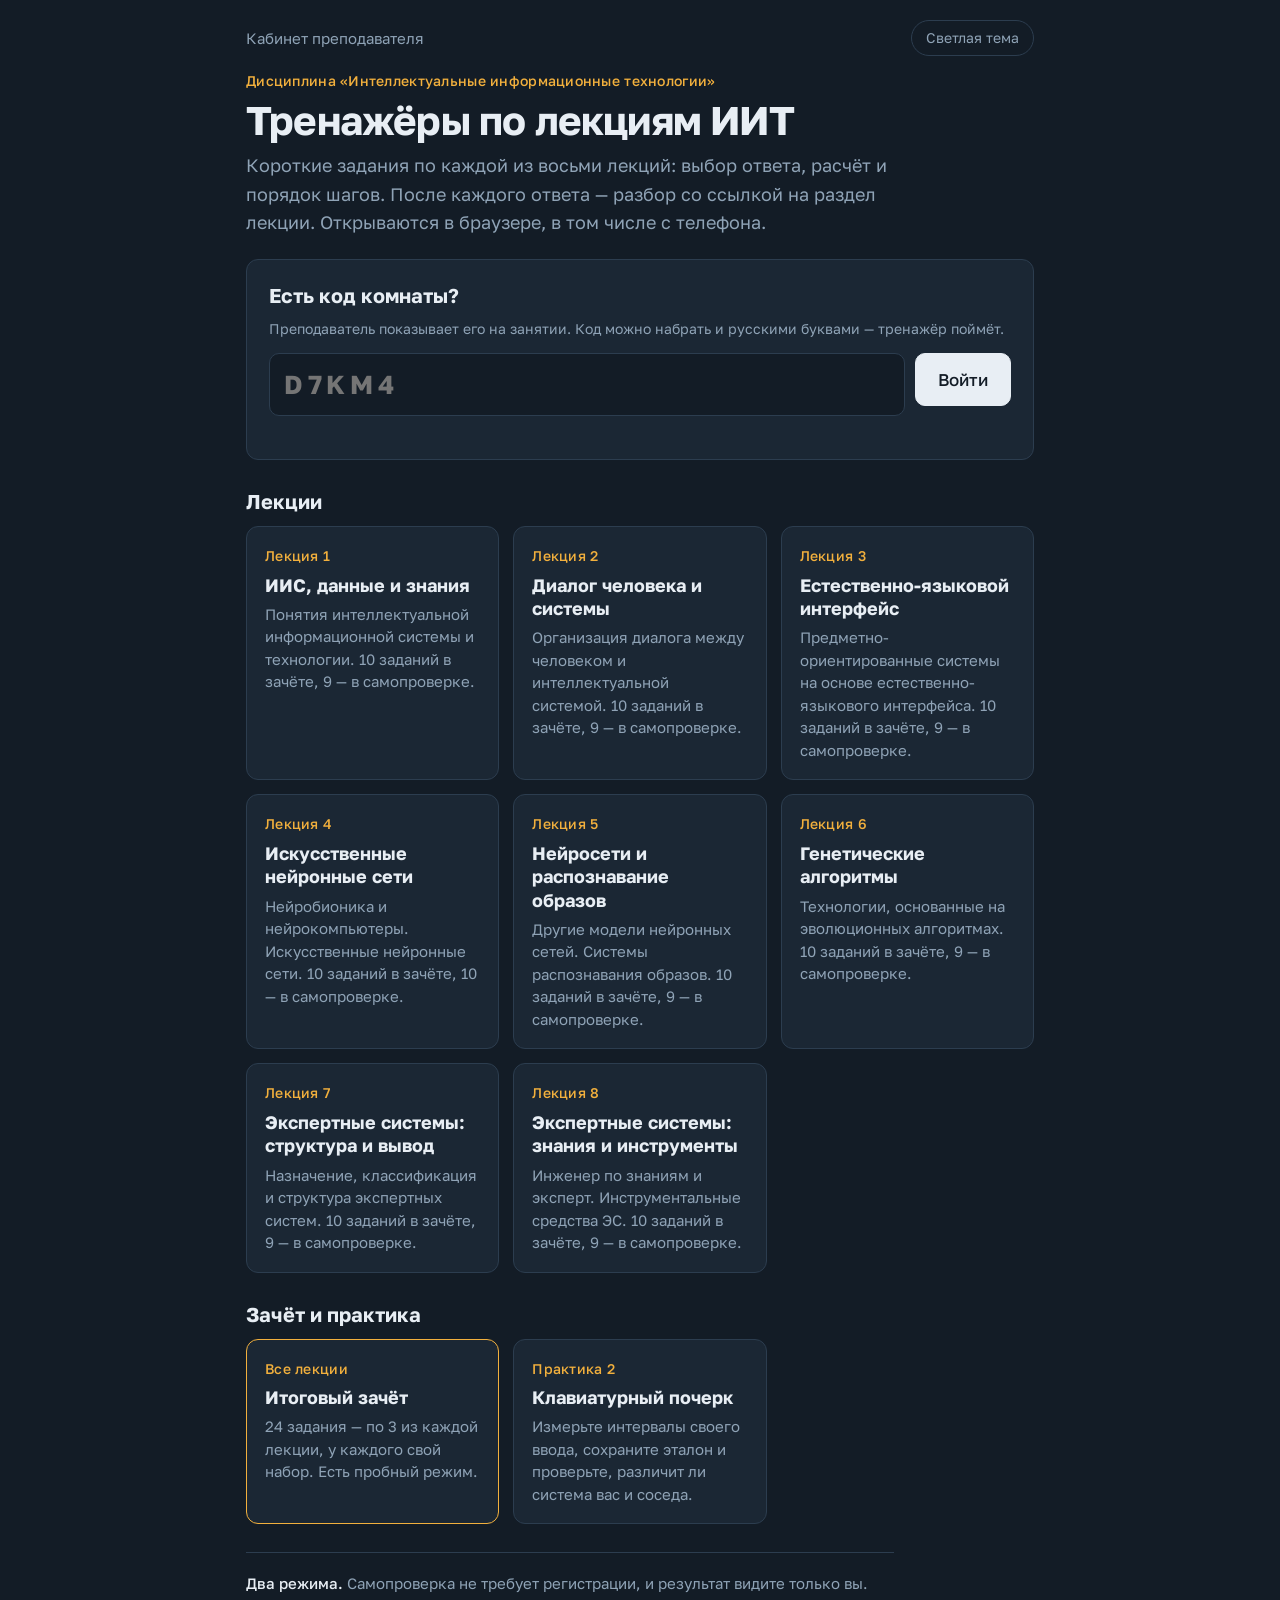
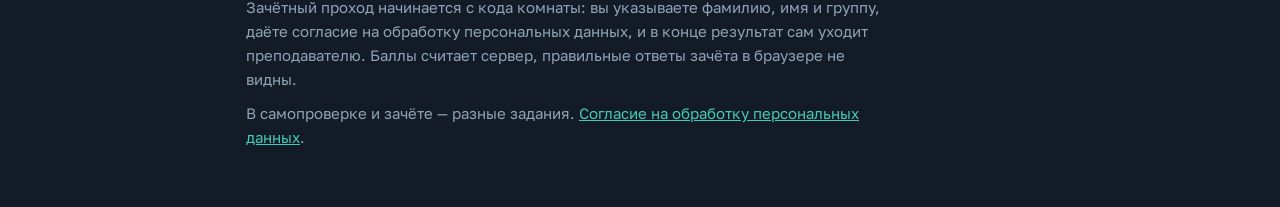
<file: trainer.html>
<!DOCTYPE html>
<html lang="ru">
<head>
<meta charset="utf-8">
<meta name="viewport" content="width=device-width, initial-scale=1">
<title>Тренажёр ИИТ</title>
<link rel="preconnect" href="https://fonts.googleapis.com">
<link rel="preconnect" href="https://fonts.gstatic.com" crossorigin>
<link href="https://fonts.googleapis.com/css2?family=Golos+Text:wght@400;500;600;700&display=swap" rel="stylesheet">
<link rel="stylesheet" href="iit.css?v=20261115c">
</head>
<body>
<div class="wrap">
  <div class="topbar"><a href="index.html">← Все тренажёры</a><button class="theme-btn" type="button">Светлая тема</button></div>
  <header>
    <p class="kicker" id="h-kicker"></p>
    <h1 id="h-title"></h1>
    <p class="sub" id="h-sub"></p>
  </header>

  <div class="layout">
    <main class="card" id="quiz"></main>
    <aside class="panel" id="sheet"></aside>
  </div>
</div>

<script>document.write('<script src="config.js?t=' + Date.now() + '"><\/script>');</script>
<script src="iit.js?v=20261115c"></script>
<script src="iit-data.js?v=20261115c"></script>
<script>
(function () {
  'use strict';
  const K = window.Kurs, esc = K.esc, $ = K.$;
  K.initTheme();
  const p = new URLSearchParams(location.search);
  let letter = String(p.get('t') || '').toUpperCase();
  const room = K.parseRoom(p.get('room') || '');
  if (room.ok) letter = room.letter;          // ссылка из QR-кода: тренажёр определяется по коду комнаты
  if (!K.TRAINERS[letter]) { location.replace('index.html'); return; }
  const T = K.TRAINERS[letter];

  if (letter === 'Z') {
    document.title = 'Итоговый зачёт · ИИТ';
    $('#h-kicker').textContent = 'Все лекции курса';
    $('#h-title').textContent = 'Итоговый зачёт';
    $('#h-sub').textContent = '24 задания — по 3 из каждой лекции, у каждого студента свой случайный набор. В зачётном проходе правильные ответы не показываются.';
    $('#sheet').innerHTML = '<h2>Темы зачёта</h2><ol>' +
      K.LECTURES.map(l => '<li><a href="' + K.trainerUrl(l.letter) + '">' + esc(l.title) + '</a></li>').join('') + '</ol>' +
      '<p class="hint">Перед зачётом пройдите самопроверку по лекциям, где ошибок больше всего.</p>';
  } else {
    const L = T.lecture;
    document.title = 'Лекция ' + L.n + '. ' + L.title + ' · ИИТ';
    $('#h-kicker').textContent = 'Лекция ' + L.n + ' · ' + L.full;
    $('#h-title').textContent = L.title;
    $('#h-sub').textContent = 'Задания по лекции ' + L.n + ': выбор варианта, расчёт и порядок шагов. В самопроверке — разбор после каждого ответа.';
    $('#sheet').innerHTML = '<h2>Шпаргалка по лекции ' + L.n + '</h2>' + K.INFO[L.n].sheet;
  }
  K.trainer(letter, $('#quiz'));
})();
</script>
</body>
</html>
</file>
<file: iit.css>
/* Общие стили тренажёров курса «Интеллектуальные информационные технологии».
   Тёмная тема по умолчанию, светлая — для проектора и яркого класса. */
:root{
  --bg:#131C26; --panel:#1B2734; --panel-2:#22303F; --line:#2C3D4F;
  --ink:#E8EEF4; --ink-dim:#8FA3B6;
  --ok:#45C8B8; --no:#FF6B6B; --amber:#F2B03D;
  --ok-bg:rgba(69,200,184,.13); --no-bg:rgba(255,107,107,.13); --amber-bg:rgba(242,176,61,.13);
  --btn-ink:#131C26;
  --radius:12px;
  color-scheme:dark;
}
:root[data-theme="light"]{
  --bg:#F3F6F9; --panel:#FFFFFF; --panel-2:#EEF2F6; --line:#D3DDE7;
  --ink:#14202B; --ink-dim:#4E6276;
  --ok:#0F7A6E; --no:#C53B3B; --amber:#9A6212;
  --ok-bg:rgba(15,122,110,.10); --no-bg:rgba(197,59,59,.09); --amber-bg:rgba(154,98,18,.10);
  --btn-ink:#FFFFFF;
  color-scheme:light;
}
*{box-sizing:border-box}
html,body{margin:0;padding:0}
body{background:var(--bg);color:var(--ink);font-family:"Golos Text",system-ui,-apple-system,"Segoe UI",Roboto,sans-serif;
  font-size:17px;line-height:1.6;-webkit-font-smoothing:antialiased;text-size-adjust:100%}
@media (min-width:880px){body{font-size:18px}}
a{color:var(--ok)}
:focus-visible{outline:3px solid var(--amber);outline-offset:2px;border-radius:6px}
.wrap{max-width:1180px;margin:0 auto;padding:20px 16px 48px}
.narrow{max-width:820px}

/* шапка */
.topbar{display:flex;justify-content:space-between;align-items:center;gap:12px;margin-bottom:14px;font-size:15px}
.topbar a{color:var(--ink-dim);text-decoration:none}
.topbar a:hover{color:var(--ink)}
.theme-btn{border:1px solid var(--line);background:transparent;color:var(--ink-dim);font:inherit;font-size:14px;
  border-radius:999px;padding:6px 14px;cursor:pointer;min-height:36px}
.theme-btn:hover{color:var(--ink);border-color:var(--ink-dim)}
.kicker{margin:0 0 4px;color:var(--amber);font-size:14px;font-weight:500;letter-spacing:.02em}
h1{font-size:clamp(26px,4vw,40px);line-height:1.15;font-weight:700;letter-spacing:-.02em;margin:0 0 8px}
.sub{margin:0 0 22px;color:var(--ink-dim);max-width:62ch}
h2{font-size:20px;line-height:1.3;margin:0 0 10px}
h3{font-size:17px;margin:0 0 6px}

/* раскладка: рабочая область + панель справа, на узких — панель снизу */
.layout{display:grid;grid-template-columns:minmax(0,1fr) 340px;gap:20px;align-items:start}
.layout.wide-panel{grid-template-columns:minmax(0,1fr) 400px}
@media (max-width:880px){.layout,.layout.wide-panel{grid-template-columns:minmax(0,1fr)}}
.card,.panel{background:var(--panel);border:1px solid var(--line);border-radius:var(--radius)}
.card{padding:22px}
@media (max-width:520px){.card{padding:18px 16px}}
.panel{padding:18px}
.panel h2{font-size:15px;font-weight:500;color:var(--ink-dim);margin:0 0 10px;text-transform:none}
.panel p,.panel li{font-size:15px;line-height:1.55}
.panel ol,.panel ul{padding-left:20px;margin:0 0 12px}
.panel .def{border-left:3px solid var(--amber);padding:2px 0 2px 12px;margin:10px 0 14px;color:var(--ink)}
.panel details{border-top:1px solid var(--line);padding-top:10px;margin-top:10px}
.panel summary{cursor:pointer;font-weight:500;font-size:15px;min-height:32px}
.mini{width:100%;border-collapse:collapse;font-size:14px;margin:8px 0}
.mini th,.mini td{border-bottom:1px solid var(--line);padding:6px 4px;text-align:left;vertical-align:top}
.mini th{color:var(--ink-dim);font-weight:500}

/* кнопки */
.btn{display:inline-flex;align-items:center;justify-content:center;gap:8px;min-height:48px;padding:12px 22px;
  border-radius:10px;border:1px solid var(--ink);background:var(--ink);color:var(--btn-ink);font:inherit;
  font-weight:500;font-size:17px;cursor:pointer;text-decoration:none}
.btn:hover{filter:brightness(1.08)}
.btn.ghost{background:transparent;color:var(--ink);border-color:var(--line)}
.btn.ghost:hover{border-color:var(--ink-dim)}
.btn:disabled{opacity:.45;cursor:default}
.btn-row{display:flex;gap:10px;flex-wrap:wrap;margin-top:18px}

/* вводный экран */
.goals{margin:0 0 16px;padding-left:22px}
.facts{display:flex;gap:8px;flex-wrap:wrap;margin:0 0 20px}
.fact{font-size:14px;border:1px solid var(--line);border-radius:999px;padding:4px 12px;color:var(--ink-dim)}
.modes{display:grid;grid-template-columns:1fr 1fr;gap:12px}
@media (max-width:560px){.modes{grid-template-columns:1fr}}
.mode{text-align:left;padding:16px 18px;border-radius:12px;border:1px solid var(--line);background:var(--panel-2);
  color:var(--ink);font:inherit;cursor:pointer;min-height:84px}
.mode:hover{border-color:var(--ink-dim)}
.mode b{display:block;font-size:18px;margin-bottom:4px}
.mode small{display:block;color:var(--ink-dim);font-size:14px;line-height:1.45}

/* форма регистрации */
.field{display:block;margin:0 0 14px}
.field span{display:block;font-size:15px;color:var(--ink-dim);margin-bottom:6px}
.field input{width:100%;min-height:50px;padding:10px 14px;border-radius:10px;border:1px solid var(--line);
  background:var(--bg);color:var(--ink);font:inherit;font-size:18px}
.field input:focus{border-color:var(--amber);outline:none}
.field input.code{font-size:26px;letter-spacing:.18em;text-transform:uppercase;font-weight:700}
.hint{font-size:14px;color:var(--ink-dim);margin:6px 0 0}
.err{font-size:15px;color:var(--no);margin:6px 0 0;min-height:1em}
.okmsg{font-size:15px;color:var(--ok);margin:6px 0 0}
.consent{display:flex;gap:12px;align-items:flex-start;margin:6px 0 4px;font-size:15px;line-height:1.5;cursor:pointer}
.consent input{width:24px;height:24px;flex:none;margin-top:1px;accent-color:var(--ok)}

/* прогресс */
.progress{display:flex;align-items:center;gap:12px;margin:0 0 16px;font-size:15px;color:var(--ink-dim)}
.track{flex:1;height:6px;border-radius:3px;background:var(--line);overflow:hidden}
.track i{display:block;height:100%;background:var(--ok);width:0;transition:width .25s}
.badge{font-size:13px;border-radius:999px;padding:2px 10px;border:1px solid var(--line);color:var(--ink-dim);white-space:nowrap}
.badge.graded{border-color:var(--amber);color:var(--amber)}

/* карточка задания */
.tag{display:inline-block;font-size:13px;font-weight:500;color:var(--amber);border:1px solid var(--amber);
  border-radius:999px;padding:2px 10px;margin-bottom:12px}
.prompt{font-size:20px;line-height:1.5;margin:0 0 18px}
@media (max-width:520px){.prompt{font-size:18px}}
.orig{margin:0 0 6px}
.orig b{color:var(--ink)}
.ask{color:var(--ink-dim);margin:0 0 14px;font-size:15px}
.opts{display:grid;gap:10px}
.opts.two{grid-template-columns:1fr 1fr}
.opts.four{grid-template-columns:1fr 1fr}
@media (max-width:560px){.opts.two,.opts.four{grid-template-columns:1fr}}
.opt{position:relative;text-align:left;padding:14px 16px 14px 48px;border-radius:10px;border:1px solid var(--line);
  background:transparent;color:var(--ink);font:inherit;font-size:17px;line-height:1.45;cursor:pointer;min-height:56px}
.opt .k{position:absolute;left:14px;top:14px;width:24px;height:24px;border-radius:6px;border:1px solid var(--line);
  font-size:13px;display:flex;align-items:center;justify-content:center;color:var(--ink-dim)}
.opt b{display:block;font-weight:600}
.opt small{display:block;font-size:14px;color:var(--ink-dim);margin-top:2px}
.opt:hover:not(:disabled){border-color:var(--ink-dim)}
.opt:disabled{cursor:default}
.opt[data-state="right"]{border-color:var(--ok);background:var(--ok-bg)}
.opt[data-state="wrong"]{border-color:var(--no);background:var(--no-bg)}
.numrow{display:flex;gap:10px;align-items:center;flex-wrap:wrap}
.numrow input{width:140px;min-height:52px;padding:10px 14px;border-radius:10px;border:1px solid var(--line);
  background:var(--bg);color:var(--ink);font:inherit;font-size:22px;font-weight:700}
.numrow input.right{border-color:var(--ok);background:var(--ok-bg)}
.numrow input.wrong{border-color:var(--no);background:var(--no-bg)}

/* разбор */
.verdict{margin-top:18px;padding:16px;border-radius:10px;background:var(--panel-2);border-left:4px solid var(--line)}
.verdict[data-kind="right"]{border-left-color:var(--ok)}
.verdict[data-kind="wrong"]{border-left-color:var(--no)}
.verdict h3{margin:0 0 6px;font-size:17px}
.verdict[data-kind="right"] h3{color:var(--ok)}
.verdict[data-kind="wrong"] h3{color:var(--no)}
.verdict p{margin:0 0 8px}
.verdict .how{color:var(--ink-dim);font-size:15px}
.verdict .right-ans{padding:8px 12px;border-radius:8px;background:var(--ok-bg)}
.verdict .right-ans b{font-weight:600}
.verdict .ref{font-size:14px;color:var(--amber);margin:8px 0 0}
.chips{display:flex;gap:8px;flex-wrap:wrap;margin:10px 0 4px}
.chip{font-size:13px;border:1px solid var(--line);border-radius:999px;padding:3px 11px;color:var(--ink-dim)}
.chip.on{color:var(--ok);border-color:var(--ok)}
.chip.off{text-decoration:line-through}
.crit{width:100%;border-collapse:collapse;font-size:15px;margin:10px 0 0}
.crit th,.crit td{padding:6px 6px;border-top:1px solid var(--line);text-align:left;vertical-align:top}
.crit th{color:var(--ink-dim);font-weight:500;width:42%}
.hidden{display:none !important}

/* итог */
.score{text-align:center;padding:8px 0 4px}
.score b{display:block;font-size:56px;font-weight:700;line-height:1.05}
.score .pct{color:var(--ink-dim);font-size:16px}
.level{display:inline-block;margin:10px 0 0;padding:4px 14px;border-radius:999px;font-size:15px;font-weight:500}
.level.hi{background:var(--ok-bg);color:var(--ok)}
.level.mid{background:var(--amber-bg);color:var(--amber)}
.level.lo{background:var(--no-bg);color:var(--no)}
.note{color:var(--ink-dim);text-align:center;margin:12px auto 0;max-width:52ch}
.review{margin:22px 0 0;padding:0;list-style:none}
.review li{border-top:1px solid var(--line);padding:12px 0}
.review .q{font-weight:500}
.review .a{color:var(--ink-dim);font-size:15px}
.send{margin-top:22px;padding:16px;border-radius:12px;border:1px solid var(--amber);background:var(--amber-bg)}
.send h3{color:var(--ink)}
.send p{margin:0 0 10px;font-size:15px}
.rescode{font-family:ui-monospace,Consolas,monospace;font-size:13px;word-break:break-all;background:var(--bg);
  border:1px solid var(--line);border-radius:8px;padding:10px;margin:8px 0;user-select:all}

footer{margin-top:28px;border-top:1px solid var(--line);padding-top:18px;max-width:72ch;color:var(--ink-dim);font-size:15px}
footer p{margin:0 0 10px}
footer b{color:var(--ink);font-weight:500}

@media (prefers-reduced-motion:reduce){*{transition:none !important;animation:none !important}}
@media print{.topbar,.btn-row,.send{display:none}}

/* ===== дополнения тренажёров ИИТ ===== */
.prompt{font-size:19px}
.prompt .kb{font-size:15px;line-height:1.55;background:var(--panel-2);border:1px solid var(--line);border-radius:10px;
  padding:10px 14px;margin:0 0 12px;font-family:ui-monospace,Consolas,monospace}
.prompt .kb b{font-family:"Golos Text",system-ui,sans-serif}
.opt[data-state="picked"],.ord-placed[data-state="picked"]{border-color:var(--amber);background:var(--amber-bg)}
.numrow input.picked{border-color:var(--amber);background:var(--amber-bg)}
.verdict[data-kind="neutral"]{border-left-color:var(--amber)}
.verdict .right-ans ol{margin:6px 0 0;padding-left:22px}

/* задание «расставьте по порядку» */
.ord-pool{display:grid;gap:8px}
.opt.ord-item{padding-left:16px}
.ord-seq{list-style:none;counter-reset:ord;margin:0 0 12px;padding:0;display:grid;gap:8px;min-height:56px;
  border:1px dashed var(--line);border-radius:10px;padding:8px}
.ord-seq.empty::before{content:'Здесь появится ваш порядок';color:var(--ink-dim);font-size:15px;padding:8px}
.ord-seq li{counter-increment:ord;display:flex;gap:10px;align-items:stretch}
.ord-seq li::before{content:counter(ord);flex:none;width:28px;display:flex;align-items:center;justify-content:center;
  font-weight:700;color:var(--amber)}
.ord-placed{flex:1;text-align:left;padding:10px 14px;border-radius:10px;border:1px solid var(--line);background:var(--panel-2);
  color:var(--ink);font:inherit;font-size:16px;line-height:1.45;cursor:pointer;min-height:48px}
.ord-placed:hover:not(:disabled){border-color:var(--ink-dim)}
.ord-placed:disabled{cursor:default}
.ord-placed[data-state="right"]{border-color:var(--ok);background:var(--ok-bg)}
.ord-placed[data-state="wrong"]{border-color:var(--no);background:var(--no-bg)}

/* отправка результата */
.send[data-state="ok"]{border-color:var(--ok);background:var(--ok-bg)}
.send[data-state="err"]{border-color:var(--no);background:var(--no-bg)}
.send[data-state="busy"] h3::after{content:'';display:inline-block;width:14px;height:14px;margin-left:10px;border-radius:50%;
  border:2px solid var(--ink-dim);border-top-color:transparent;animation:spin 0.9s linear infinite;vertical-align:-2px}
@keyframes spin{to{transform:rotate(360deg)}}
.bylec{margin-top:18px}
.bylec tr.ok td:last-child{color:var(--ok);font-weight:600}
.bylec tr.bad td:last-child{color:var(--no);font-weight:600}

/* карточки на главной */
.list{display:grid;grid-template-columns:repeat(auto-fill,minmax(250px,1fr));gap:14px;margin-top:12px}
.item{display:flex;flex-direction:column;gap:6px;padding:18px;border-radius:var(--radius);border:1px solid var(--line);
  background:var(--panel);color:var(--ink);text-decoration:none;min-height:140px}
.item:hover{border-color:var(--ink-dim)}
.item .kicker{margin:0}
.item b{font-size:18px;line-height:1.3}
.item span{color:var(--ink-dim);font-size:15px;line-height:1.5}
.item.accent{border-color:var(--amber)}

/* таймер зачёта */
.timer{font-variant-numeric:tabular-nums;font-weight:700;color:var(--ink);border:1px solid var(--line);border-radius:999px;padding:2px 10px;white-space:nowrap}
.timer.warn{color:var(--no);border-color:var(--no);animation:blink 1s steps(2) infinite}
@keyframes blink{50%{opacity:.55}}
</file>
